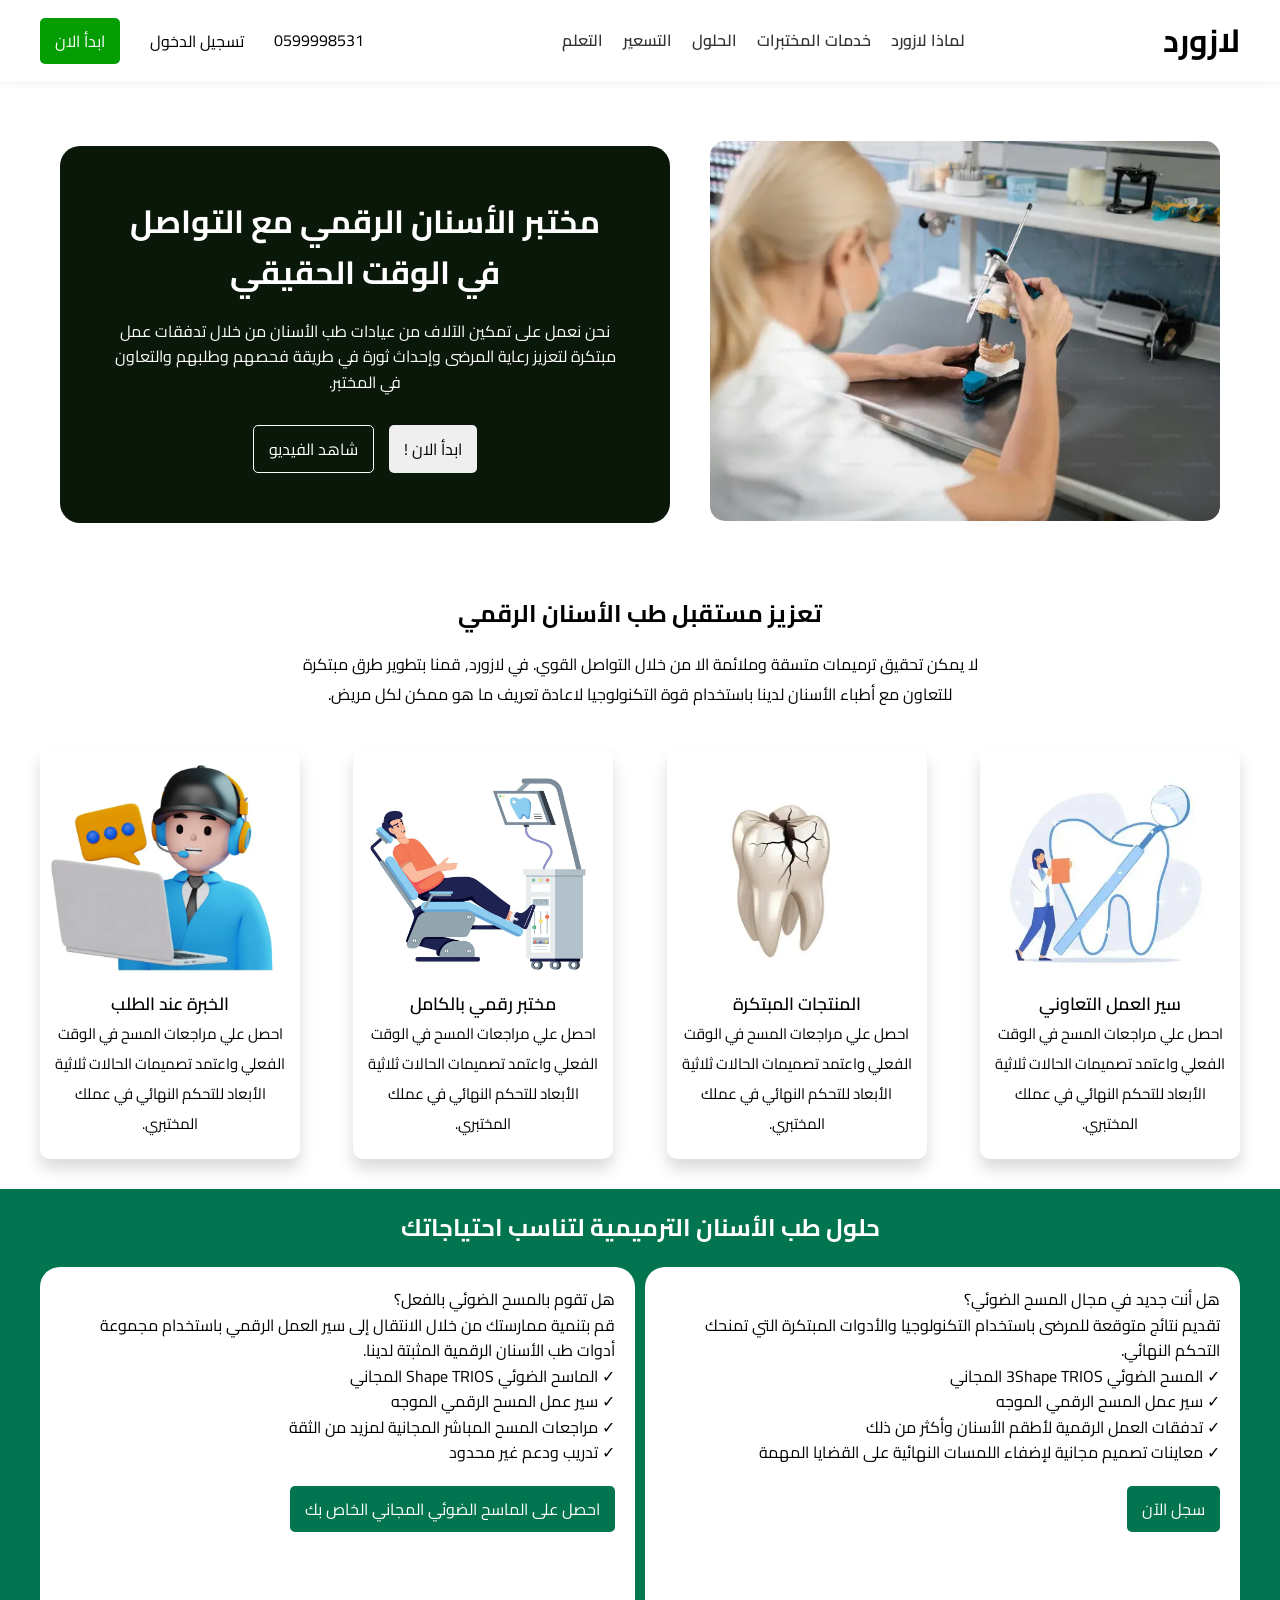
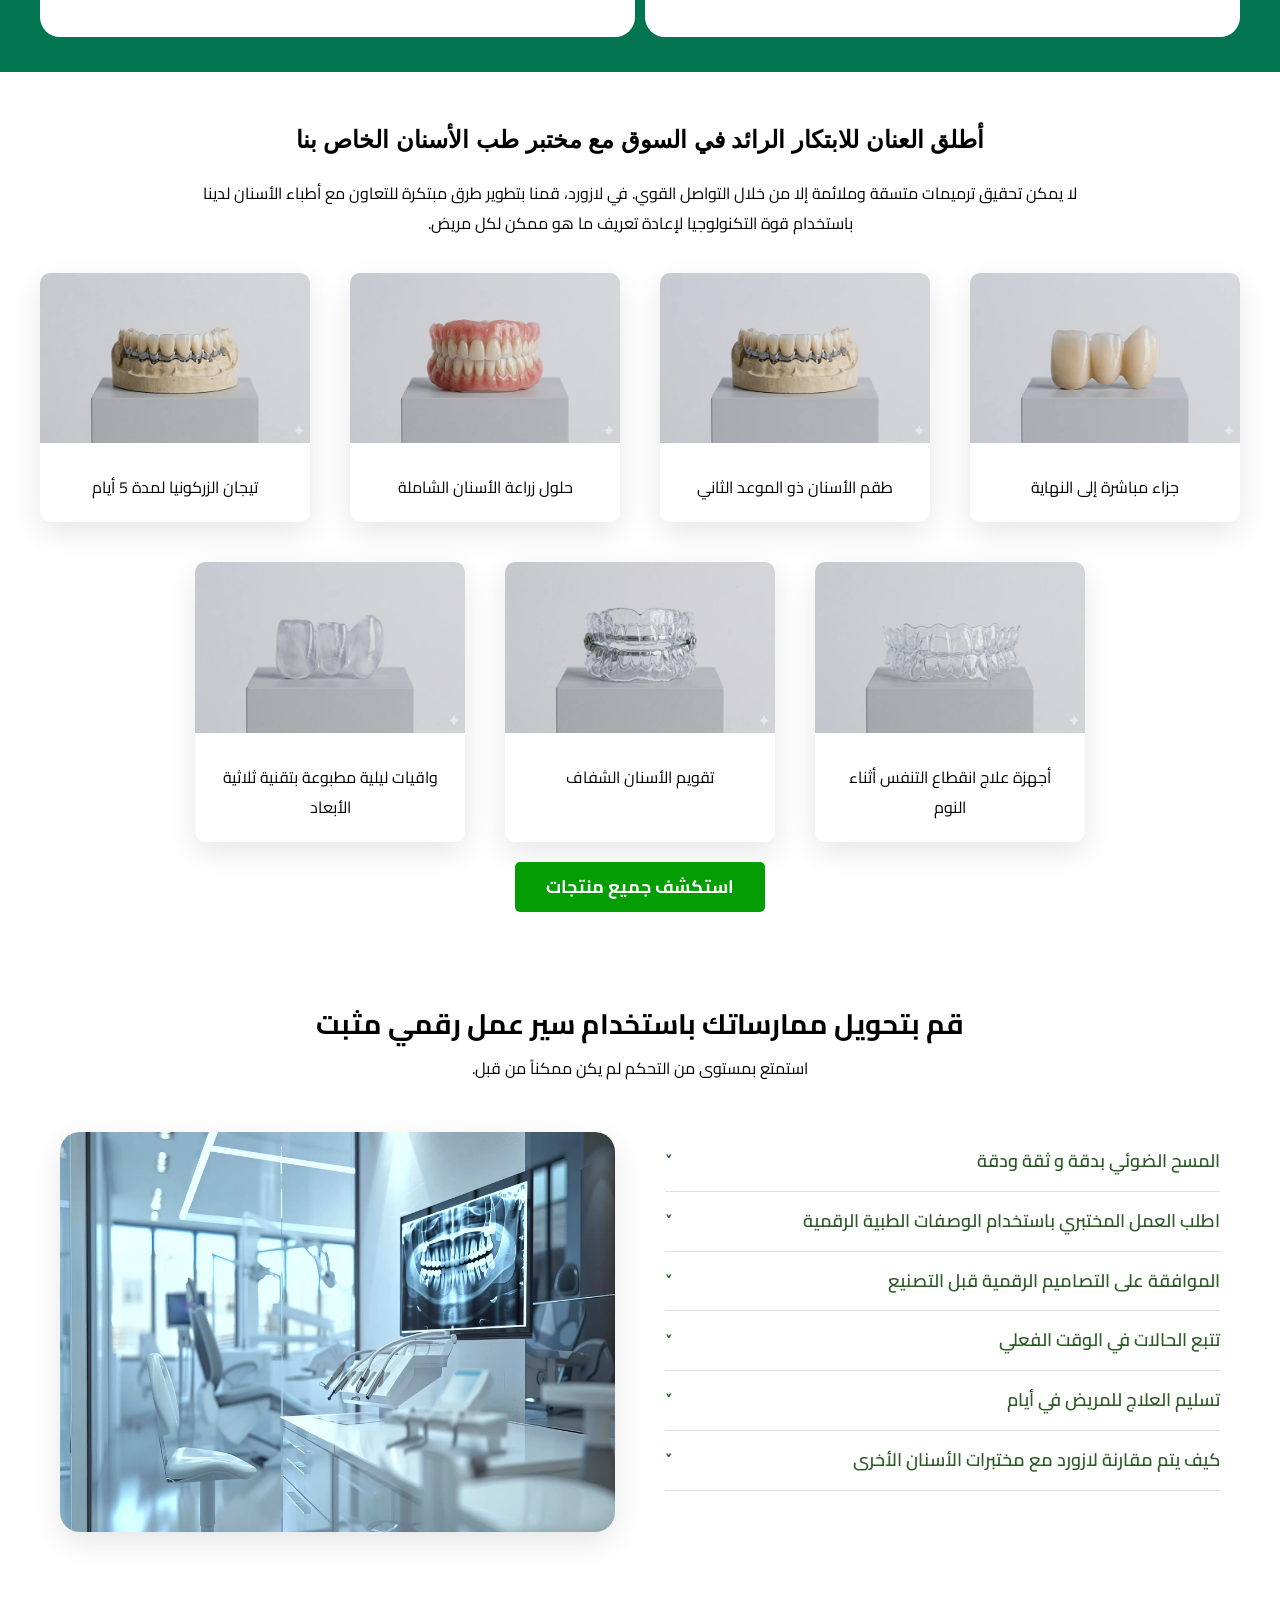
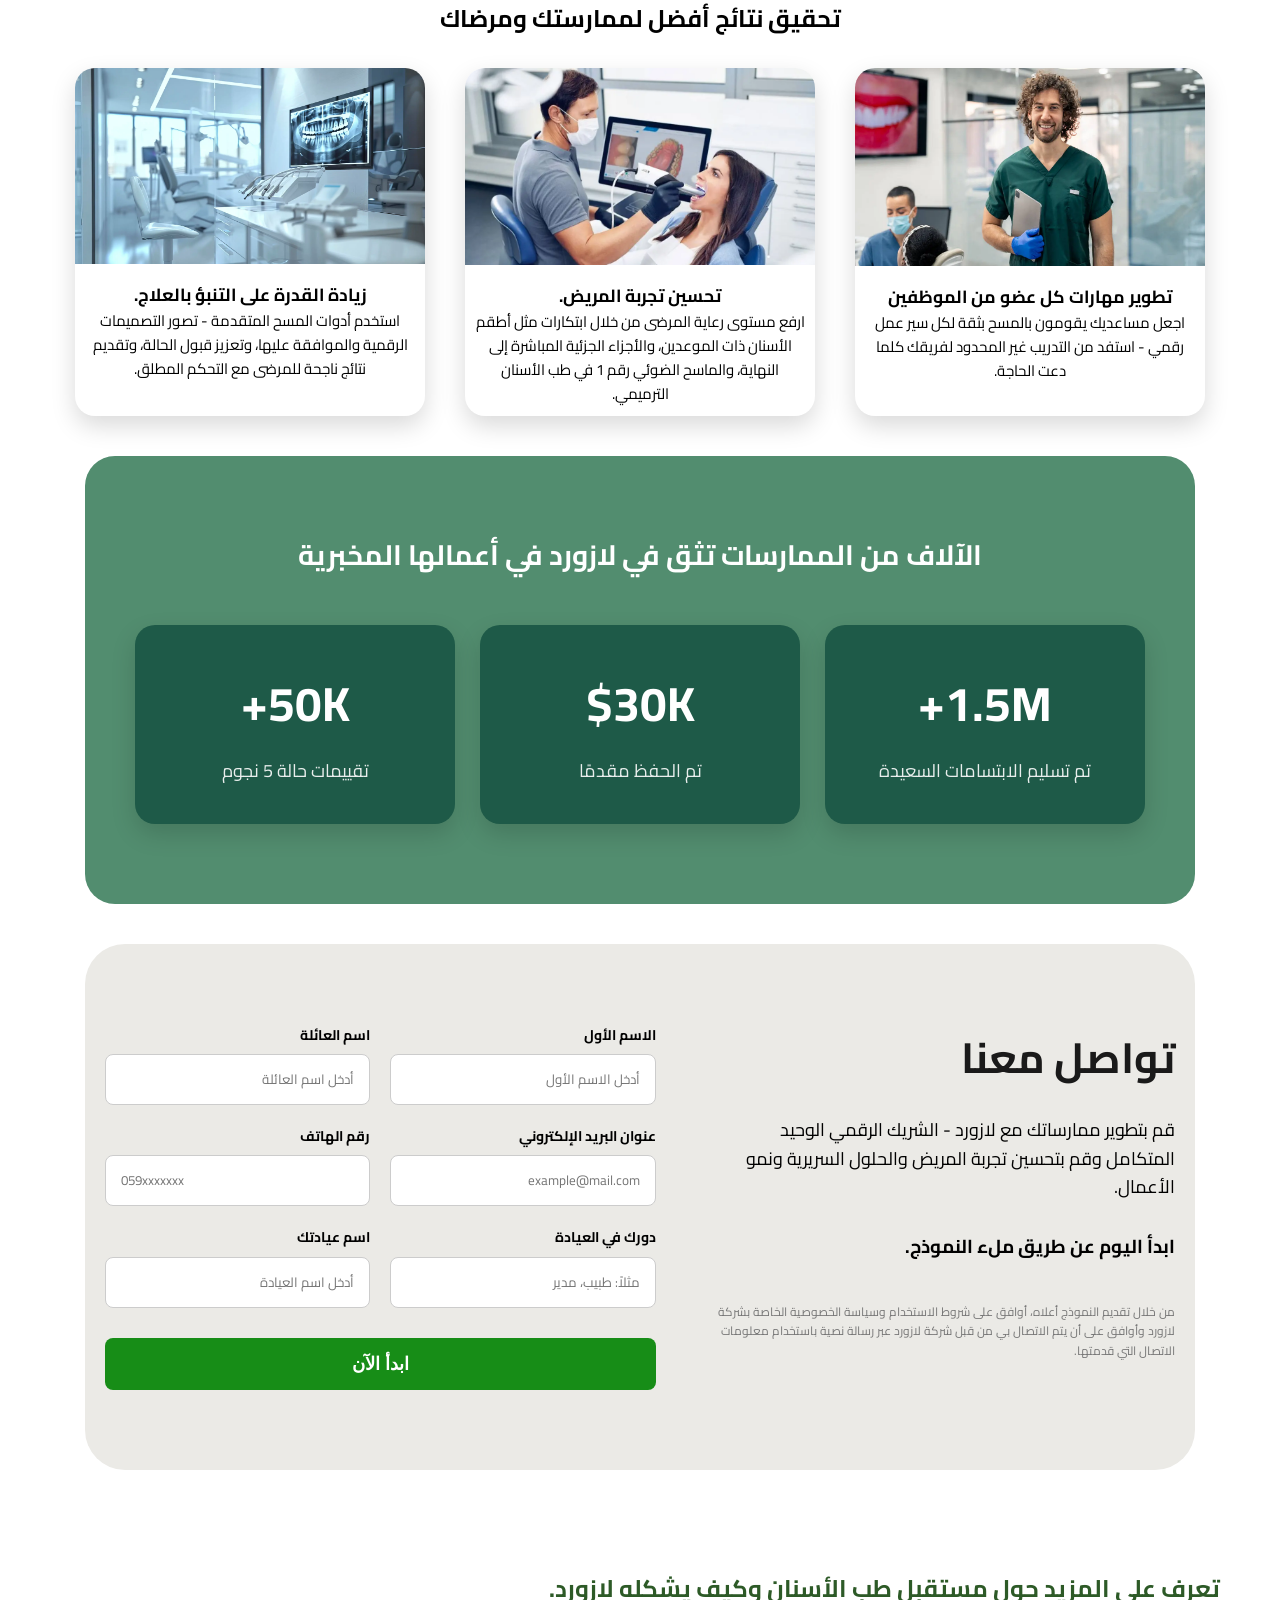
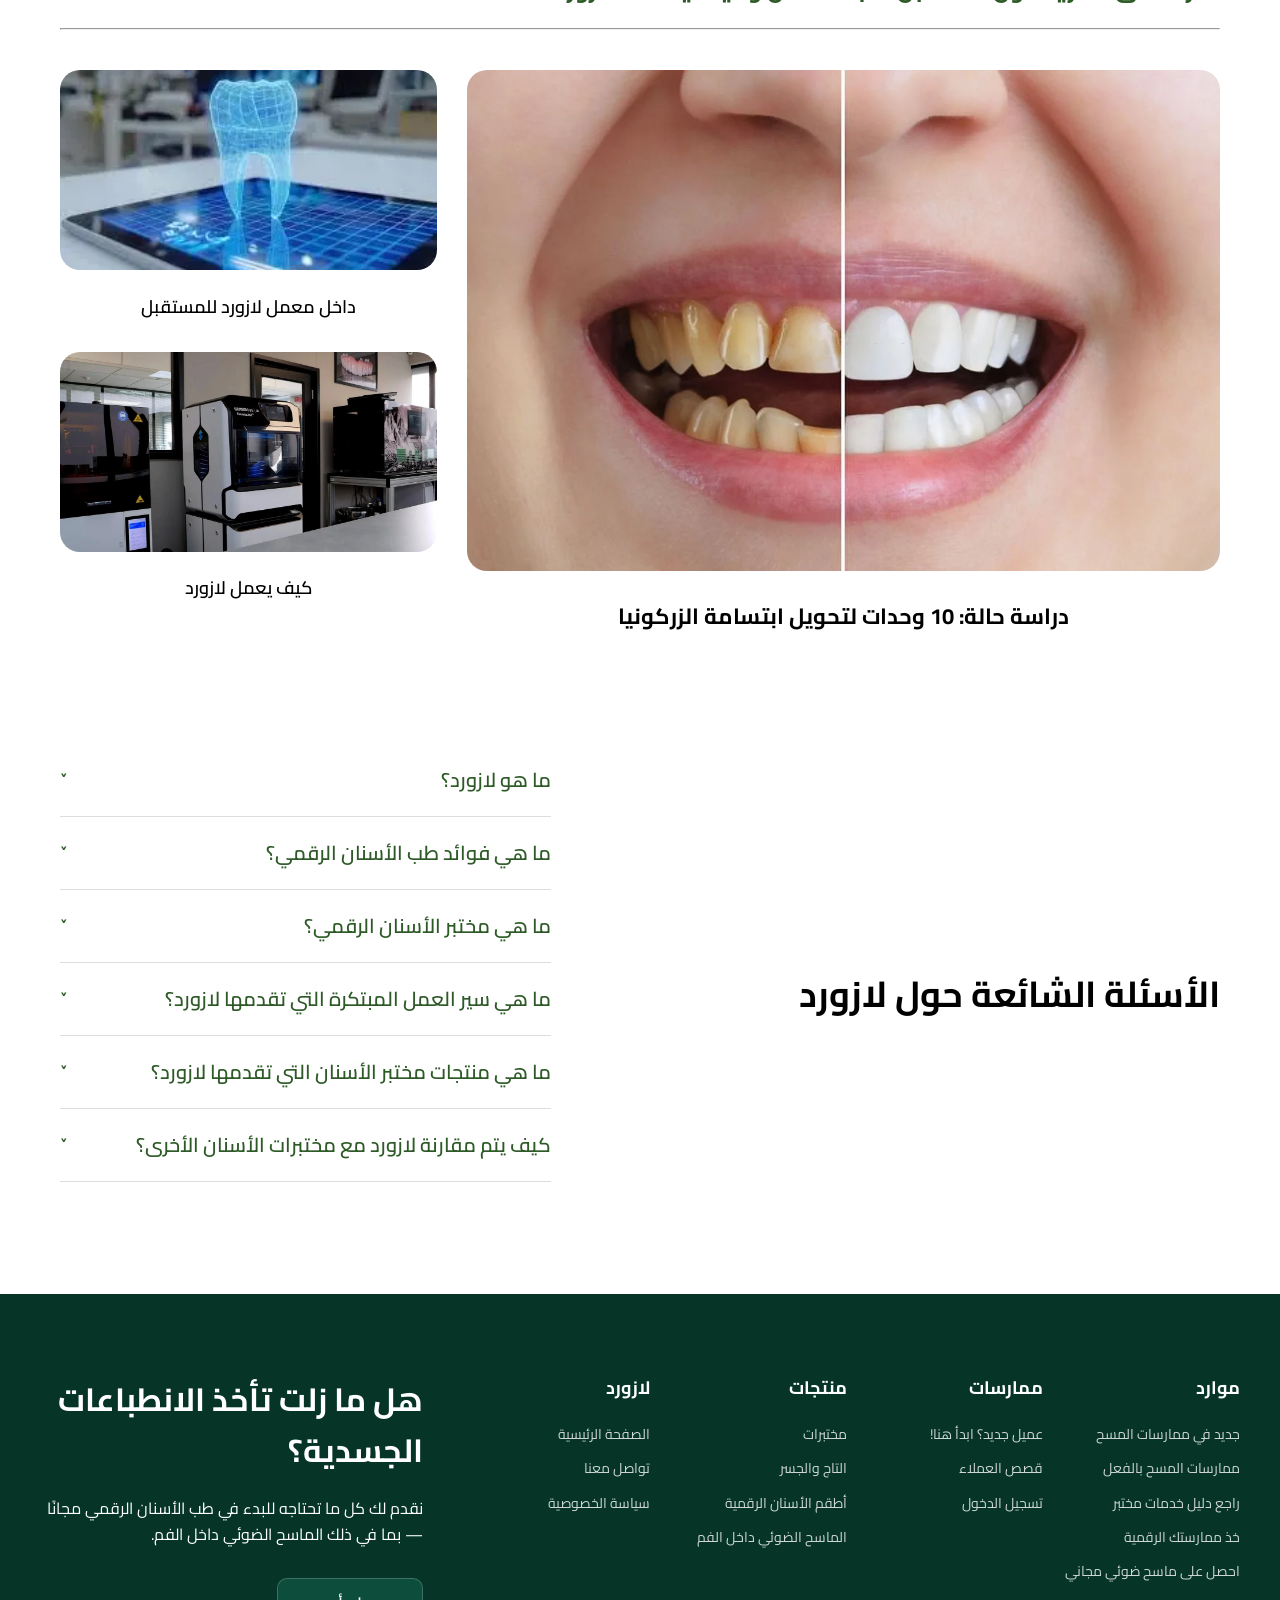
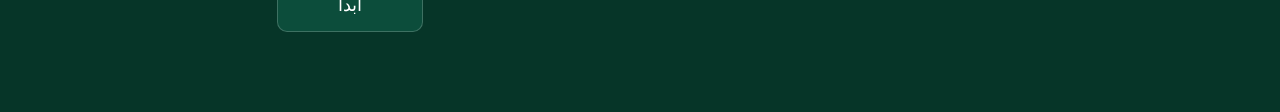
<file: index.html>
<!doctype html>
<html lang="ar" dir="rtl">
  <head>
    <meta charset="UTF-8" />
    <meta name="viewport" content="width=device-width, initial-scale=1.0" />
    <title>لازورد - مختبر الأسنان الرقمي</title>
    <link rel="icon" type="image/png" href="assets/teeth_002.webp" />
    <link rel="stylesheet" href="./styles/style.css" />
  </head>
  <body>
    <header>
      <div class="container header-content">
        <h1><a href="./index.html">لازورد</a></h1>

        <nav class="main-nav" id="mainNav">
          <ul class="nav-links">
            <li><a href="./why_lazord.html">لماذا لازورد</a></li>
            <li><a href="./lab_services.html">خدمات المختبرات</a></li>
            <li><a href="./solutions.html">الحلول</a></li>
            <li><a href="./pricing.html">التسعير</a></li>
            <li><a href="./learning.html">التعلم</a></li>
          </ul>
        </nav>

        <div class="info-header">
          <p class="connect-header">0599998531</p>
          <button class="login btn">تسجيل الدخول</button>
          <button class="start-now btn">ابدأ الان</button>
        </div>

        <button class="menu-toggle" id="menuBtn">☰</button>
      </div>
    </header>
    <!-----------------Hero Section-------------------->
    <section class="container hero-section">
      <div class="hero-image">
        <img src="./assets/hero-image.webp" alt="Dental Clinic" />
      </div>

      <div class="hero-box">
        <h2 class="hero-title">
          مختبر الأسنان الرقمي مع التواصل في الوقت الحقيقي
        </h2>
        <p class="hero-text">
          نحن نعمل على تمكين الآلاف من عيادات طب الأسنان من خلال تدفقات عمل
          مبتكرة لتعزيز رعاية المرضى وإحداث ثورة في طريقة فحصهم وطلبهم والتعاون
          في المختبر.
        </p>

        <div class="hero-actions">
          <button class="hero-btn btn">ابدأ الان !</button>
          <button class="hero-btn btn btn-outline">شاهد الفيديو</button>
        </div>
      </div>
    </section>
    <!-----------------Services------------------------->
    <section class="container services">
      <h2 class="title-services">تعزيز مستقبل طب الأسنان الرقمي</h2>
      <p class="text-services">
        لا يمكن تحقيق ترميمات متسقة وملائمة الا من خلال التواصل القوي. في
        لازورد, قمنا بتطوير طرق مبتكرة للتعاون مع أطباء الأسنان لدينا باستخدام
        قوة التكنولوجيا لاعادة تعريف ما هو ممكن لكل مريض.
      </p>
      <div class="services-card">
        <div class="card">
          <img
            class="image-cardServices"
            src="./assets/services/digital-dentistry.webp"
            alt=""
          />
          <h3 class="title-card">سير العمل التعاوني</h3>
          <p class="text-card">
            احصل علي مراجعات المسح في الوقت الفعلي واعتمد تصميمات الحالات ثلاثية
            الأبعاد للتحكم النهائي في عملك المختبري.
          </p>
        </div>

        <div class="card">
          <img
            class="image-cardServices"
            src="./assets/services/dental-prosthetics.webp"
            alt=""
          />
          <h3 class="title-card">المنتجات المبتكرة</h3>
          <p class="text-card">
            احصل علي مراجعات المسح في الوقت الفعلي واعتمد تصميمات الحالات ثلاثية
            الأبعاد للتحكم النهائي في عملك المختبري.
          </p>
        </div>

        <div class="card">
          <img
            class="image-cardServices"
            src="./assets/services/dental-scanner.webp"
            alt=""
          />
          <h3 class="title-card">مختبر رقمي بالكامل</h3>
          <p class="text-card">
            احصل علي مراجعات المسح في الوقت الفعلي واعتمد تصميمات الحالات ثلاثية
            الأبعاد للتحكم النهائي في عملك المختبري.
          </p>
        </div>

        <div class="card">
          <img
            class="image-cardServices"
            src="./assets/services/customer-support.webp"
            alt=""
          />
          <h3 class="title-card">الخبرة عند الطلب</h3>
          <p class="text-card">
            احصل علي مراجعات المسح في الوقت الفعلي واعتمد تصميمات الحالات ثلاثية
            الأبعاد للتحكم النهائي في عملك المختبري.
          </p>
        </div>
      </div>
    </section>
    <!-----------------Dental Solutions------------------------------->
    <section class="dental-solutions">
      <h2 class="solutions-title">
        حلول طب الأسنان الترميمية لتناسب احتياجاتك
      </h2>
      <div class="container-solutions">
        <div class="solutions">
          <p>هل أنت جديد في مجال المسح الضوئي؟</p>
          <p>
            تقديم نتائج متوقعة للمرضى باستخدام التكنولوجيا والأدوات المبتكرة
            التي تمنحك التحكم النهائي.
          </p>
          <ul>
            <li>✓ المسح الضوئي 3Shape TRIOS المجاني</li>
            <li>✓ سير عمل المسح الرقمي الموجه</li>

            <li>✓ تدفقات العمل الرقمية لأطقم الأسنان وأكثر من ذلك</li>
            <li>
              ✓ معاينات تصميم مجانية لإضفاء اللمسات النهائية على القضايا المهمة
            </li>
          </ul>
          <button class="btn solution-btn">سجل الآن</button>
        </div>

        <div class="solutions">
          <p>هل تقوم بالمسح الضوئي بالفعل؟</p>
          <p>
            قم بتنمية ممارستك من خلال الانتقال إلى سير العمل الرقمي باستخدام
            مجموعة أدوات طب الأسنان الرقمية المثبتة لدينا.
          </p>

          <ul>
            <li>✓ الماسح الضوئي Shape TRIOS المجاني</li>
            <li>✓ سير عمل المسح الرقمي الموجه</li>
            <li>✓ مراجعات المسح المباشر المجانية لمزيد من الثقة</li>
            <li>✓ تدريب ودعم غير محدود</li>
          </ul>
          <button class="btn solution-btn">
            احصل على الماسح الضوئي المجاني الخاص بك
          </button>
        </div>
      </div>

      <div></div>
    </section>
    <!-----------------Dlaboratory Products--------------------------->
    <section class="container dlaboratory-products">
      <h2 class="product-title">
        أطلق العنان للابتكار الرائد في السوق مع مختبر طب الأسنان الخاص بنا
      </h2>
      <p class="product-text">
        لا يمكن تحقيق ترميمات متسقة وملائمة إلا من خلال التواصل القوي. في
        لازورد، قمنا بتطوير طرق مبتكرة للتعاون مع أطباء الأسنان لدينا باستخدام
        قوة التكنولوجيا لإعادة تعريف ما هو ممكن لكل مريض.
      </p>

      <div class="all-products">
        <div class="product-dental">
          <img
            class="products-image"
            src="./assets/all-products/zirconia-rowns_1.webp"
            alt=""
          />
          <p class="products-text">جزاء مباشرة إلى النهاية</p>
        </div>

        <div class="product-dental">
          <img
            class="products-image"
            src="./assets/all-products/implant-solutions_2.webp"
            alt=""
          />
          <p class="products-text">طقم الأسنان ذو الموعد الثاني</p>
        </div>

        <div class="product-dental">
          <img
            class="products-image"
            src="./assets/all-products/two-appointment-denture_3.webp"
            alt=""
          />
          <p class="products-text">حلول زراعة الأسنان الشاملة</p>
        </div>

        <div class="product-dental">
          <img
            class="products-image"
            src="./assets/all-products/direct-to-end-parts-4.webp"
            alt=""
          />
          <p class="products-text">تيجان الزركونيا لمدة 5 أيام</p>
        </div>

        <div class="product-dental">
          <img
            class="products-image"
            src="./assets/all-products/clear-aligner-5.webp"
            alt=""
          />
          <p class="products-text">أجهزة علاج انقطاع التنفس أثناء النوم</p>
        </div>

        <div class="product-dental">
          <img
            class="products-image"
            src="./assets/all-products/sleep-apnea-appliances_6.webp"
            alt=""
          />
          <p class="products-text">تقويم الأسنان الشفاف</p>
        </div>

        <div class="product-dental">
          <img
            class="products-image"
            src="./assets/all-products/3d-printed-night-guards7.webp"
            alt=""
          />
          <p class="products-text">واقيات ليلية مطبوعة بتقنية ثلاثية الأبعاد</p>
        </div>
      </div>
      <button class="btn btn-products">استكشف جميع منتجات المختبر</button>
    </section>

    <!----------------transformation section--------------------------------------------------->
    <section class="transformation-section container">
      <div class="section-header">
        <h2>قم بتحويل ممارساتك باستخدام سير عمل رقمي مثبت</h2>
        <p>استمتع بمستوى من التحكم لم يكن ممكناً من قبل.</p>
      </div>

      <div class="transformation-content">
        <div class="accordion-container">
          <details>
            <summary>المسح الضوئي بدقة و ثقة ودقة</summary>
            <div class="details-content">
              <p>
                هنا يمكنك إضافة شرح مفصل حول تقنيات المسح الضوئي المستخدمة في
                لازورد.
              </p>
            </div>
          </details>

          <details>
            <summary>
              اطلب العمل المختبري باستخدام الوصفات الطبية الرقمية
            </summary>
            <div class="details-content">
              <p>
                تفاصيل حول كيفية إرسال الطلبات والمواصفات رقمياً لضمان السرعة.
              </p>
            </div>
          </details>

          <details>
            <summary>الموافقة على التصاميم الرقمية قبل التصنيع</summary>
            <div class="details-content">
              <p>
                شرح لعملية مراجعة التصميم ثلاثي الأبعاد واعتماده من قبل الطبيب.
              </p>
            </div>
          </details>

          <details>
            <summary>تتبع الحالات في الوقت الفعلي</summary>
            <div class="details-content">
              <p>نظام تتبع ذكي يتيح لك معرفة مرحلة تصنيع الحالة لحظة بلحظة.</p>
            </div>
          </details>

          <details>
            <summary>تسليم العلاج للمريض في أيام</summary>
            <div class="details-content">
              <p>التزامنا بتقليص مدة الانتظار لتوفير أفضل تجربة للمريض.</p>
            </div>
          </details>

          <details>
            <summary>كيف يتم مقارنة لازورد مع مختبرات الأسنان الأخرى</summary>
            <div class="details-content">
              <p>مقارنة توضح تفوق خدماتنا الرقمية من حيث الدقة والسرعة.</p>
            </div>
          </details>
        </div>

        <div class="transformation-image">
          <img src="./assets/image-1.webp" alt="طبيب يراجع أشعة رقمية" />
        </div>
      </div>
    </section>
    <!-----------------better results-------------------------------------------------->
    <section class="container better-results">
      <h2 class="results-title">تحقيق نتائج أفضل لممارستك ومرضاك</h2>

      <div class="container-results">
        <div class="results">
          <img class="results-image" src="./assets/image-4.webp" alt="" />

          <div class="better-results-text">
            <h3 class="">تطوير مهارات كل عضو من الموظفين</h3>
            <p>
              اجعل مساعديك يقومون بالمسح بثقة لكل سير عمل رقمي - استفد من
              التدريب غير المحدود لفريقك كلما دعت الحاجة.
            </p>
          </div>
        </div>

        <div class="results">
          <img class="results-image" src="./assets/image-2.webp" alt="" />

          <div class="better-results-text">
            <h3>تحسين تجربة المريض.</h3>
            <p>
              ارفع مستوى رعاية المرضى من خلال ابتكارات مثل أطقم الأسنان ذات
              الموعدين، والأجزاء الجزئية المباشرة إلى النهاية، والماسح الضوئي
              رقم 1 في طب الأسنان الترميمي.
            </p>
          </div>
        </div>

        <div class="results">
          <img class="results-image" src="./assets/image-1.webp" alt="" />

          <div class="better-results-text">
            <h3>زيادة القدرة على التنبؤ بالعلاج.</h3>
            <p>
              استخدم أدوات المسح المتقدمة - تصور التصميمات الرقمية والموافقة
              عليها، وتعزيز قبول الحالة، وتقديم نتائج ناجحة للمرضى مع التحكم
              المطلق.
            </p>
          </div>
        </div>
      </div>
    </section>
    <!----------------stats section--------------------------------------------------->

    <section class="stats-section">
      <div class="container">
        <h2 class="stats-title">
          الآلاف من الممارسات تثق في لازورد في أعمالها المخبرية
        </h2>

        <div class="stats-grid">
          <div class="stat-card">
            <h3 class="stat-number">1.5M+</h3>
            <p class="stat-text">تم تسليم الابتسامات السعيدة</p>
          </div>

          <div class="stat-card">
            <h3 class="stat-number">$30K</h3>
            <p class="stat-text">تم الحفظ مقدمًا</p>
          </div>

          <div class="stat-card">
            <h3 class="stat-number">50K+</h3>
            <p class="stat-text">تقييمات حالة 5 نجوم</p>
          </div>
        </div>
      </div>
    </section>
    <!-----------------contact-section-------------------------------------------------->

    <section class="contact-section">
      <div class="container contact-wrapper">
        <div class="contact-info">
          <h2>تواصل معنا</h2>
          <p>
            قم بتطوير ممارساتك مع لازورد - الشريك الرقمي الوحيد المتكامل وقم
            بتحسين تجربة المريض والحلول السريرية ونمو الأعمال.
          </p>
          <h3>ابدأ اليوم عن طريق ملء النموذج.</h3>
          <p class="disclaimer">
            من خلال تقديم النموذج أعلاه، أوافق على شروط الاستخدام وسياسة
            الخصوصية الخاصة بشركة لازورد وأوافق على أن يتم الاتصال بي من قبل
            شركة لازورد عبر رسالة نصية باستخدام معلومات الاتصال التي قدمتها.
          </p>
        </div>

        <form class="contact-form">
          <div class="form-grid">
            <div class="form-group">
              <label>الاسم الأول</label>
              <input type="text" placeholder="أدخل الاسم الأول" />
            </div>
            <div class="form-group">
              <label>اسم العائلة</label>
              <input type="text" placeholder="أدخل اسم العائلة" />
            </div>
            <div class="form-group">
              <label>عنوان البريد الإلكتروني</label>
              <input type="email" placeholder="example@mail.com" />
            </div>
            <div class="form-group">
              <label>رقم الهاتف</label>
              <input type="tel" placeholder="059xxxxxxx" />
            </div>
            <div class="form-group">
              <label>دورك في العيادة</label>
              <input type="text" placeholder="مثلاً: طبيب، مدير" />
            </div>
            <div class="form-group">
              <label>اسم عيادتك</label>
              <input type="text" placeholder="أدخل اسم العيادة" />
            </div>
          </div>
          <button type="submit" class="submit-btn">ابدأ الآن</button>
        </form>
      </div>
    </section>

    <!-- --------------insights-section------------------------------------------------------ -->
    <section class="insights-section container">
      <h2 class="main-link">
        تعرف على المزيد حول مستقبل طب الأسنان وكيف يشكله لازورد.
      </h2>
      <hr />

      <div class="insights-grid">
        <div class="case-study-card">
          <div class="image-wrapper">
            <img
              src="./assets/Dental-before-and-after.webp"
              alt="10 Unit Zirconia Transformation"
            />
          </div>
          <h3>دراسة حالة: 10 وحدات لتحويل ابتسامة الزركونيا</h3>
        </div>

        <div class="side-articles">
          <div class="article-card">
            <img
              src="./assets/dental-collaborating.webp"
              alt="Inside Lazord Lab"
            />
            <h4>داخل معمل لازورد للمستقبل</h4>
          </div>
          <div class="article-card">
            <img
              src="./assets/Bant-Dental-3D-Printer.webp"
              alt="How Lazord Works"
            />
            <h4>كيف يعمل لازورد</h4>
          </div>
        </div>
      </div>
    </section>
    <!-- --------------faq-section ------------------------------------------------------- -->
    <section class="faq-section container">
      <div class="faq-grid">
        <div class="faq-title">
          <h2>الأسئلة الشائعة حول لازورد</h2>
        </div>

        <div class="faq-accordion">
          <details>
            <summary>ما هو لازورد؟</summary>
            <p>لازورد هو شريكك الرقمي المتكامل في مجال طب الأسنان...</p>
          </details>
          <details>
            <summary>ما هي فوائد طب الأسنان الرقمي؟</summary>
            <p>
              الدقة العالية، السرعة في الإنجاز، وتحسين تجربة المريض بشكل ملحوظ.
            </p>
          </details>
          <details>
            <summary>ما هي مختبر الأسنان الرقمي؟</summary>
            <p>
              هو مختبر يعتمد بالكامل على تقنيات CAD/CAM والمسح الرقمي بدلاً من
              الطرق التقليدية.
            </p>
          </details>
          <details>
            <summary>ما هي سير العمل المبتكرة التي تقدمها لازورد؟</summary>
            <p>
              نوفر سير عمل يبدأ من المسح الضوئي المباشر وصولاً إلى التصميم
              الرقمي المعتمد.
            </p>
          </details>
          <details>
            <summary>ما هي منتجات مختبر الأسنان التي تقدمها لازورد؟</summary>
            <p>
              تيجان الزركونيا، التقويم الشفاف، حلول الزراعة، وأطقم الأسنان
              الرقمية.
            </p>
          </details>
          <details>
            <summary>كيف يتم مقارنة لازورد مع مختبرات الأسنان الأخرى؟</summary>
            <p>نتفوق بالدقة، السرعة، والدعم التقني المباشر للأطباء.</p>
          </details>
        </div>
      </div>
    </section>
    <!-- -------------------------------------------------- -->

    <footer class="main-footer">
      <div class="container footer-grid">
        <div class="footer-links">
          <div class="footer-col">
            <h4>موارد</h4>
            <ul>
              <li>جديد في ممارسات المسح</li>
              <li>ممارسات المسح بالفعل</li>
              <li>راجع دليل خدمات مختبر</li>
              <li>خذ ممارستك الرقمية</li>
              <li>احصل على ماسح ضوئي مجاني</li>
            </ul>
          </div>
          <div class="footer-col">
            <h4>ممارسات</h4>
            <ul>
              <li>عميل جديد؟ ابدأ هنا!</li>
              <li>قصص العملاء</li>
              <li>تسجيل الدخول</li>
            </ul>
          </div>
          <div class="footer-col">
            <h4>منتجات</h4>
            <ul>
              <li>مختبرات</li>
              <li>التاج والجسر</li>
              <li>أطقم الأسنان الرقمية</li>
              <li>الماسح الضوئي داخل الفم</li>
            </ul>
          </div>
          <div class="footer-col">
            <h4>لازورد</h4>
            <ul>
              <li>الصفحة الرئيسية</li>
              <li>تواصل معنا</li>
              <li>سياسة الخصوصية</li>
            </ul>
          </div>
        </div>

        <div class="footer-cta">
          <h2>هل ما زلت تأخذ الانطباعات الجسدية؟</h2>
          <p>
            نقدم لك كل ما تحتاجه للبدء في طب الأسنان الرقمي مجانًا — بما في ذلك
            الماسح الضوئي داخل الفم.
          </p>
          <button class="cta-btn">ابدأ</button>
        </div>
      </div>
    </footer>

    <script src="./scripts/script.js"></script>
  </body>
</html>
</file>
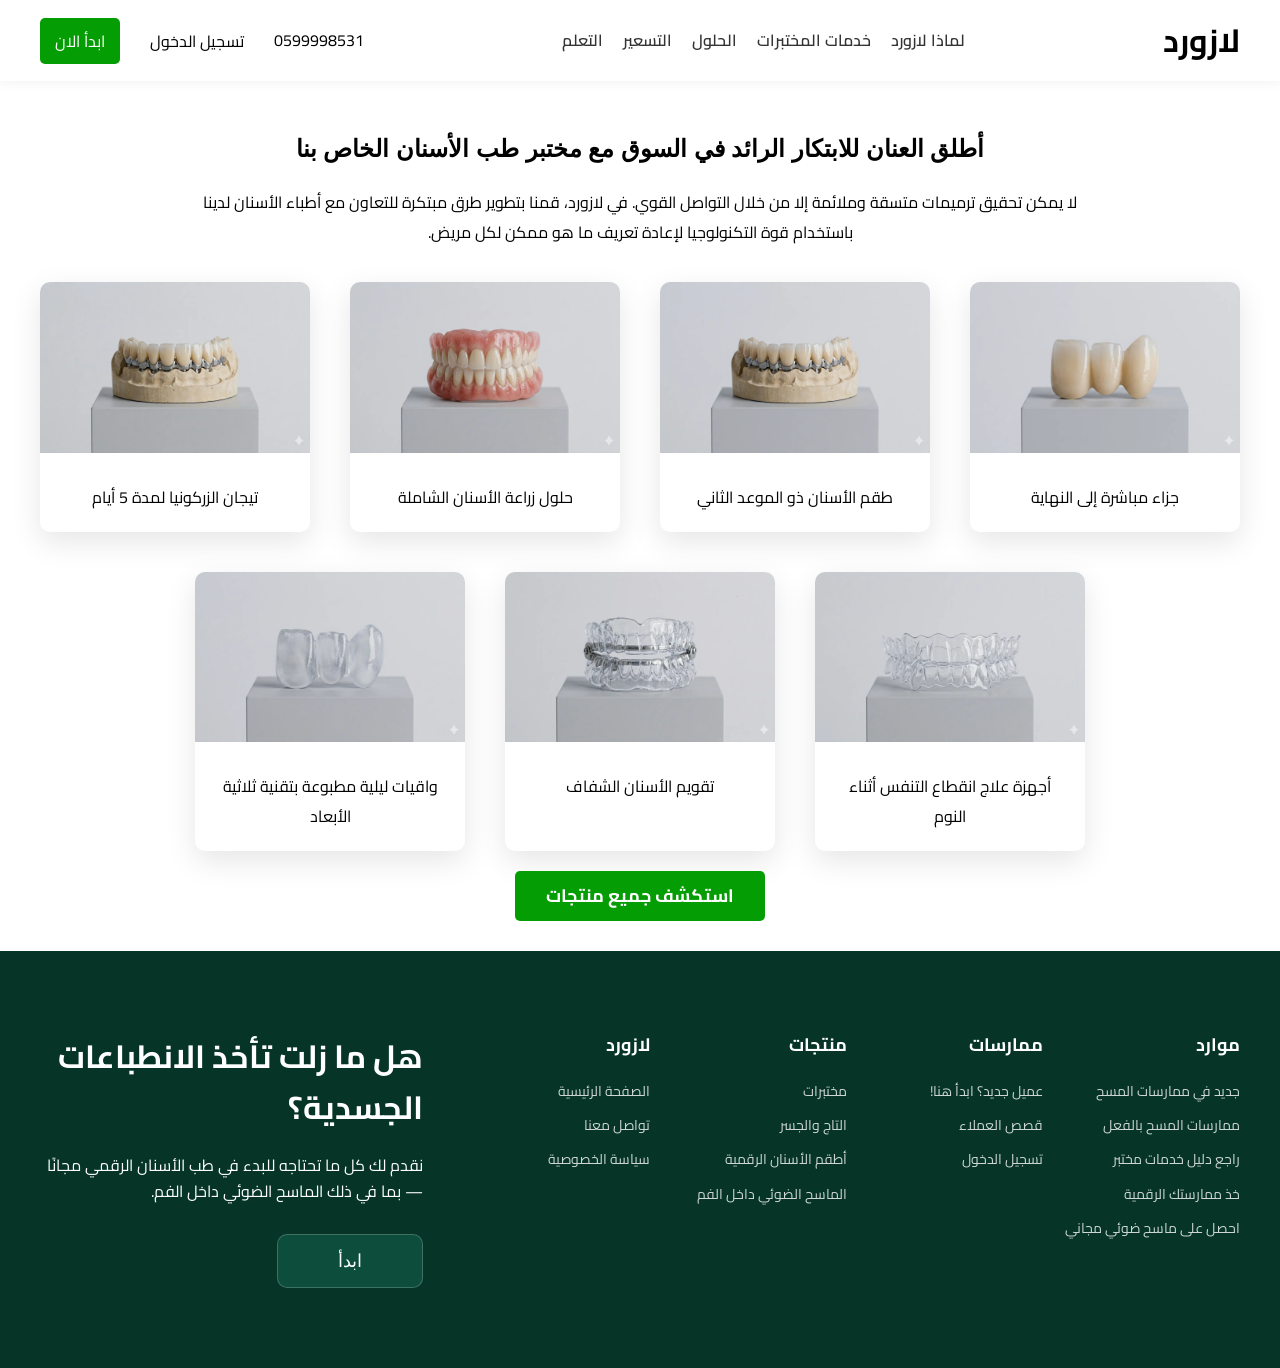
<file: lab_services.html>
<!doctype html>
<html lang="ar" dir="rtl">
  <head>
    <meta charset="UTF-8" />
    <meta name="viewport" content="width=device-width, initial-scale=1.0" />
    <title>لازورد - خدمات المختبرات المتقدمة</title>
    <link rel="icon" type="image/png" href="assets/teeth_002.png" />

    <link rel="stylesheet" href="styles/lab_services.css" />
  </head>
  <body>
    <header>
      <div class="container header-content">
        <h1><a href="./index.html">لازورد</a></h1>

        <nav class="main-nav">
          <ul class="nav-links">
            <li><a href="./why_lazord.html">لماذا لازورد</a></li>
            <li><a href="./lab_services.html">خدمات المختبرات</a></li>
            <li><a href="./solutions.html">الحلول</a></li>
            <li><a href="./pricing.html">التسعير</a></li>
            <li><a href="./learning.html">التعلم</a></li>
          </ul>
        </nav>

        <div class="info-header">
          <p class="connect-header">0599998531</p>
          <button class="login btn">تسجيل الدخول</button>
          <button class="start-now btn">ابدأ الان</button>
        </div>

        <button class="menu-toggle">☰</button>
      </div>
    </header>
    <section class="container dlaboratory-products">
      <h2 class="product-title">
        أطلق العنان للابتكار الرائد في السوق مع مختبر طب الأسنان الخاص بنا
      </h2>
      <p class="product-text">
        لا يمكن تحقيق ترميمات متسقة وملائمة إلا من خلال التواصل القوي. في
        لازورد، قمنا بتطوير طرق مبتكرة للتعاون مع أطباء الأسنان لدينا باستخدام
        قوة التكنولوجيا لإعادة تعريف ما هو ممكن لكل مريض.
      </p>

      <div class="all-products">
        <div class="product-dental">
          <img
            class="products-image"
            src="./assets/all-products/zirconia-rowns_1.webp"
            alt=""
          />
          <p class="products-text">جزاء مباشرة إلى النهاية</p>
        </div>

        <div class="product-dental">
          <img
            class="products-image"
            src="./assets/all-products/implant-solutions_2.webp"
            alt=""
          />
          <p class="products-text">طقم الأسنان ذو الموعد الثاني</p>
        </div>

        <div class="product-dental">
          <img
            class="products-image"
            src="./assets/all-products/two-appointment-denture_3.webp"
            alt=""
          />
          <p class="products-text">حلول زراعة الأسنان الشاملة</p>
        </div>

        <div class="product-dental">
          <img
            class="products-image"
            src="./assets/all-products/direct-to-end-parts-4.webp"
            alt=""
          />
          <p class="products-text">تيجان الزركونيا لمدة 5 أيام</p>
        </div>

        <div class="product-dental">
          <img
            class="products-image"
            src="./assets/all-products/clear-aligner-5.webp"
            alt=""
          />
          <p class="products-text">أجهزة علاج انقطاع التنفس أثناء النوم</p>
        </div>

        <div class="product-dental">
          <img
            class="products-image"
            src="./assets/all-products/sleep-apnea-appliances_6.webp"
            alt=""
          />
          <p class="products-text">تقويم الأسنان الشفاف</p>
        </div>

        <div class="product-dental">
          <img
            class="products-image"
            src="./assets/all-products/3d-printed-night-guards7.webp"
            alt=""
          />
          <p class="products-text">واقيات ليلية مطبوعة بتقنية ثلاثية الأبعاد</p>
        </div>
      </div>
      <button class="btn btn-products">استكشف جميع منتجات المختبر</button>
    </section>
    <footer class="main-footer">
      <div class="container footer-grid">
        <div class="footer-links">
          <div class="footer-col">
            <h4>موارد</h4>
            <ul>
              <li>جديد في ممارسات المسح</li>
              <li>ممارسات المسح بالفعل</li>
              <li>راجع دليل خدمات مختبر</li>
              <li>خذ ممارستك الرقمية</li>
              <li>احصل على ماسح ضوئي مجاني</li>
            </ul>
          </div>
          <div class="footer-col">
            <h4>ممارسات</h4>
            <ul>
              <li>عميل جديد؟ ابدأ هنا!</li>
              <li>قصص العملاء</li>
              <li>تسجيل الدخول</li>
            </ul>
          </div>
          <div class="footer-col">
            <h4>منتجات</h4>
            <ul>
              <li>مختبرات</li>
              <li>التاج والجسر</li>
              <li>أطقم الأسنان الرقمية</li>
              <li>الماسح الضوئي داخل الفم</li>
            </ul>
          </div>
          <div class="footer-col">
            <h4>لازورد</h4>
            <ul>
              <li>الصفحة الرئيسية</li>
              <li>تواصل معنا</li>
              <li>سياسة الخصوصية</li>
            </ul>
          </div>
        </div>

        <div class="footer-cta">
          <h2>هل ما زلت تأخذ الانطباعات الجسدية؟</h2>
          <p>
            نقدم لك كل ما تحتاجه للبدء في طب الأسنان الرقمي مجانًا — بما في ذلك
            الماسح الضوئي داخل الفم.
          </p>
          <button class="cta-btn">ابدأ</button>
        </div>
      </div>
    </footer>
    <script src="./scripts/script.js"></script>
  </body>
</html>
</file>
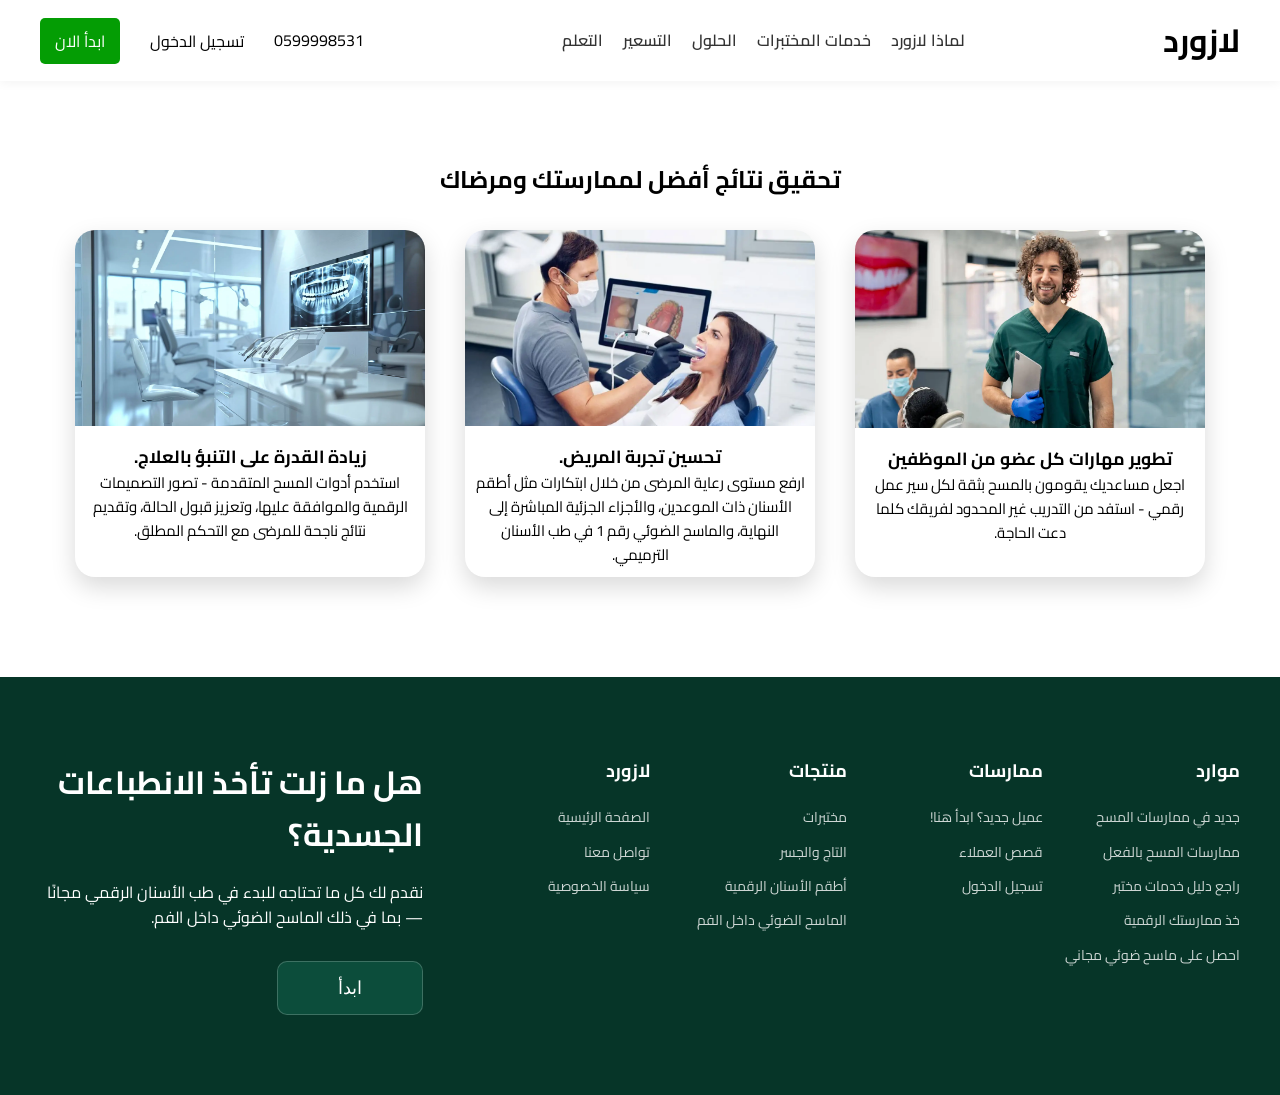
<file: learning.html>
<!doctype html>
<html lang="ar" dir="rtl">
  <head>
    <meta charset="UTF-8" />
    <meta name="viewport" content="width=device-width, initial-scale=1.0" />
    <title>لازورد - مركز التعلم والأكاديمية</title>
    <link rel="icon" type="image/png" href="assets/teeth_002.png" />
    <link rel="stylesheet" href="./styles/learning.css" />
  </head>
  <body>
    <header>
      <div class="container header-content">
        <h1><a href="./index.html">لازورد</a></h1>

        <nav class="main-nav">
          <ul class="nav-links">
            <li><a href="./why_lazord.html">لماذا لازورد</a></li>
            <li><a href="./lab_services.html">خدمات المختبرات</a></li>
            <li><a href="./solutions.html">الحلول</a></li>
            <li><a href="./pricing.html">التسعير</a></li>
            <li><a href="./learning.html">التعلم</a></li>
          </ul>
        </nav>

        <div class="info-header">
          <p class="connect-header">0599998531</p>
          <button class="login btn">تسجيل الدخول</button>
          <button class="start-now btn">ابدأ الان</button>
        </div>

        <button class="menu-toggle">☰</button>
      </div>
    </header>

    <section class="container better-results learning">
      <h2 class="results-title">تحقيق نتائج أفضل لممارستك ومرضاك</h2>

      <div class="container-results">
        <div class="results">
          <img class="results-image" src="./assets/image-4.webp" alt="" />

          <div class="better-results-text">
            <h3 class="">تطوير مهارات كل عضو من الموظفين</h3>
            <p>
              اجعل مساعديك يقومون بالمسح بثقة لكل سير عمل رقمي - استفد من
              التدريب غير المحدود لفريقك كلما دعت الحاجة.
            </p>
          </div>
        </div>

        <div class="results">
          <img class="results-image" src="./assets/image-2.webp" alt="" />

          <div class="better-results-text">
            <h3>تحسين تجربة المريض.</h3>
            <p>
              ارفع مستوى رعاية المرضى من خلال ابتكارات مثل أطقم الأسنان ذات
              الموعدين، والأجزاء الجزئية المباشرة إلى النهاية، والماسح الضوئي
              رقم 1 في طب الأسنان الترميمي.
            </p>
          </div>
        </div>

        <div class="results">
          <img class="results-image" src="./assets/image-1.webp" alt="" />

          <div class="better-results-text">
            <h3>زيادة القدرة على التنبؤ بالعلاج.</h3>
            <p>
              استخدم أدوات المسح المتقدمة - تصور التصميمات الرقمية والموافقة
              عليها، وتعزيز قبول الحالة، وتقديم نتائج ناجحة للمرضى مع التحكم
              المطلق.
            </p>
          </div>
        </div>
      </div>
    </section>

    <footer class="main-footer">
      <div class="container footer-grid">
        <div class="footer-links">
          <div class="footer-col">
            <h4>موارد</h4>
            <ul>
              <li>جديد في ممارسات المسح</li>
              <li>ممارسات المسح بالفعل</li>
              <li>راجع دليل خدمات مختبر</li>
              <li>خذ ممارستك الرقمية</li>
              <li>احصل على ماسح ضوئي مجاني</li>
            </ul>
          </div>
          <div class="footer-col">
            <h4>ممارسات</h4>
            <ul>
              <li>عميل جديد؟ ابدأ هنا!</li>
              <li>قصص العملاء</li>
              <li>تسجيل الدخول</li>
            </ul>
          </div>
          <div class="footer-col">
            <h4>منتجات</h4>
            <ul>
              <li>مختبرات</li>
              <li>التاج والجسر</li>
              <li>أطقم الأسنان الرقمية</li>
              <li>الماسح الضوئي داخل الفم</li>
            </ul>
          </div>
          <div class="footer-col">
            <h4>لازورد</h4>
            <ul>
              <li>الصفحة الرئيسية</li>
              <li>تواصل معنا</li>
              <li>سياسة الخصوصية</li>
            </ul>
          </div>
        </div>

        <div class="footer-cta">
          <h2>هل ما زلت تأخذ الانطباعات الجسدية؟</h2>
          <p>
            نقدم لك كل ما تحتاجه للبدء في طب الأسنان الرقمي مجانًا — بما في ذلك
            الماسح الضوئي داخل الفم.
          </p>
          <button class="cta-btn">ابدأ</button>
        </div>
      </div>
    </footer>
    <script src="./scripts/script.js"></script>
  </body>
</html>
</file>
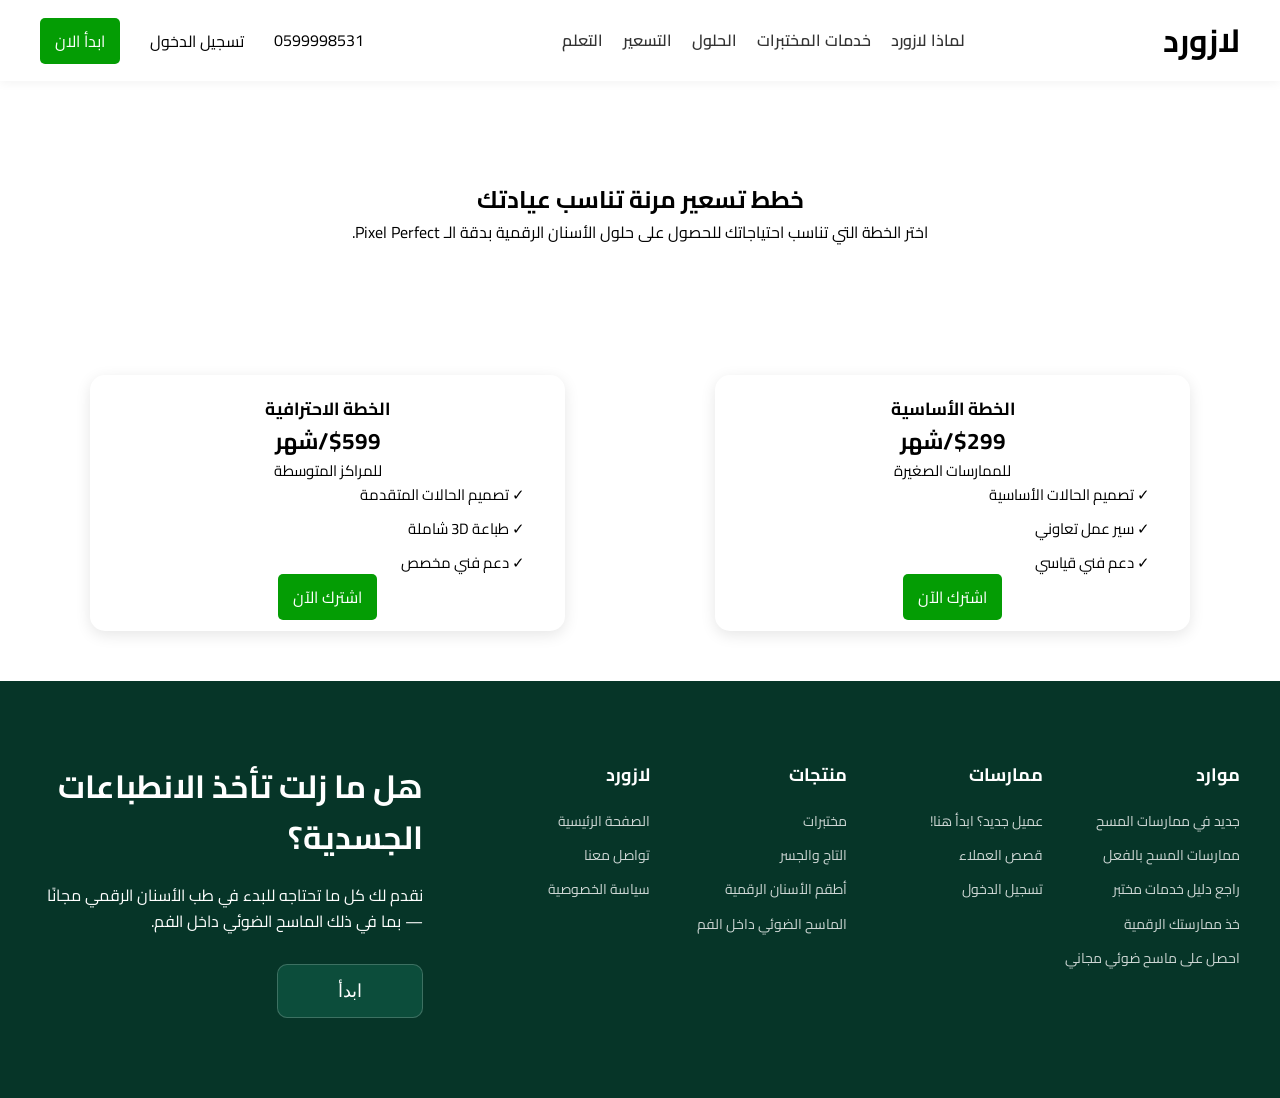
<file: pricing.html>
<!doctype html>
<html lang="ar" dir="rtl">
  <head>
    <meta charset="UTF-8" />
    <meta name="viewport" content="width=device-width, initial-scale=1.0" />
    <title>لازورد - خطط التسعير المرنة</title>
    <link rel="icon" type="image/png" href="assets/teeth_002.png" />
    <link rel="stylesheet" href="./styles/pricing.css" />
  </head>
  <body>
    <header>
      <div class="container header-content">
        <h1><a href="./index.html">لازورد</a></h1>

        <nav class="main-nav">
          <ul class="nav-links">
            <li><a href="./why_lazord.html">لماذا لازورد</a></li>
            <li><a href="./lab_services.html">خدمات المختبرات</a></li>
            <li><a href="./solutions.html">الحلول</a></li>
            <li><a href="./pricing.html">التسعير</a></li>
            <li><a href="./learning.html">التعلم</a></li>
          </ul>
        </nav>

        <div class="info-header">
          <p class="connect-header">0599998531</p>
          <button class="login btn">تسجيل الدخول</button>
          <button class="start-now btn">ابدأ الان</button>
        </div>

        <button class="menu-toggle">☰</button>
      </div>
    </header>

    <section class="hero container">
      <h1>خطط تسعير مرنة تناسب عيادتك</h1>
      <p>
        اختر الخطة التي تناسب احتياجاتك للحصول على حلول الأسنان الرقمية بدقة الـ
        Pixel Perfect.
      </p>
    </section>

    <section class="container">
      <div class="grid">
        <div class="card" style="border: 2px solid var(--accent-green)">
          <h3>الخطة الأساسية</h3>
          <h2>$299<span>/شهر</span></h2>
          <p>للممارسات الصغيرة</p>
          <ul style="text-align: right; padding-right: 20px">
            <li>✓ تصميم الحالات الأساسية</li>
            <li>✓ سير عمل تعاوني</li>
            <li>✓ دعم فني قياسي</li>
          </ul>
          <a href="#" class="btn btn-start">اشترك الآن</a>
        </div>
        <div class="card">
          <h3>الخطة الاحترافية</h3>
          <h2>$599<span>/شهر</span></h2>
          <p>للمراكز المتوسطة</p>
          <ul style="text-align: right; padding-right: 20px">
            <li>✓ تصميم الحالات المتقدمة</li>
            <li>✓ طباعة 3D شاملة</li>
            <li>✓ دعم فني مخصص</li>
          </ul>
          <a href="#" class="btn btn-start">اشترك الآن</a>
        </div>
      </div>
    </section>

    <footer class="main-footer">
      <div class="container footer-grid">
        <div class="footer-links">
          <div class="footer-col">
            <h4>موارد</h4>
            <ul>
              <li>جديد في ممارسات المسح</li>
              <li>ممارسات المسح بالفعل</li>
              <li>راجع دليل خدمات مختبر</li>
              <li>خذ ممارستك الرقمية</li>
              <li>احصل على ماسح ضوئي مجاني</li>
            </ul>
          </div>
          <div class="footer-col">
            <h4>ممارسات</h4>
            <ul>
              <li>عميل جديد؟ ابدأ هنا!</li>
              <li>قصص العملاء</li>
              <li>تسجيل الدخول</li>
            </ul>
          </div>
          <div class="footer-col">
            <h4>منتجات</h4>
            <ul>
              <li>مختبرات</li>
              <li>التاج والجسر</li>
              <li>أطقم الأسنان الرقمية</li>
              <li>الماسح الضوئي داخل الفم</li>
            </ul>
          </div>
          <div class="footer-col">
            <h4>لازورد</h4>
            <ul>
              <li>الصفحة الرئيسية</li>
              <li>تواصل معنا</li>
              <li>سياسة الخصوصية</li>
            </ul>
          </div>
        </div>

        <div class="footer-cta">
          <h2>هل ما زلت تأخذ الانطباعات الجسدية؟</h2>
          <p>
            نقدم لك كل ما تحتاجه للبدء في طب الأسنان الرقمي مجانًا — بما في ذلك
            الماسح الضوئي داخل الفم.
          </p>
          <button class="cta-btn">ابدأ</button>
        </div>
      </div>
    </footer>
    <script src="./scripts/script.js"></script>
  </body>
</html>
</file>
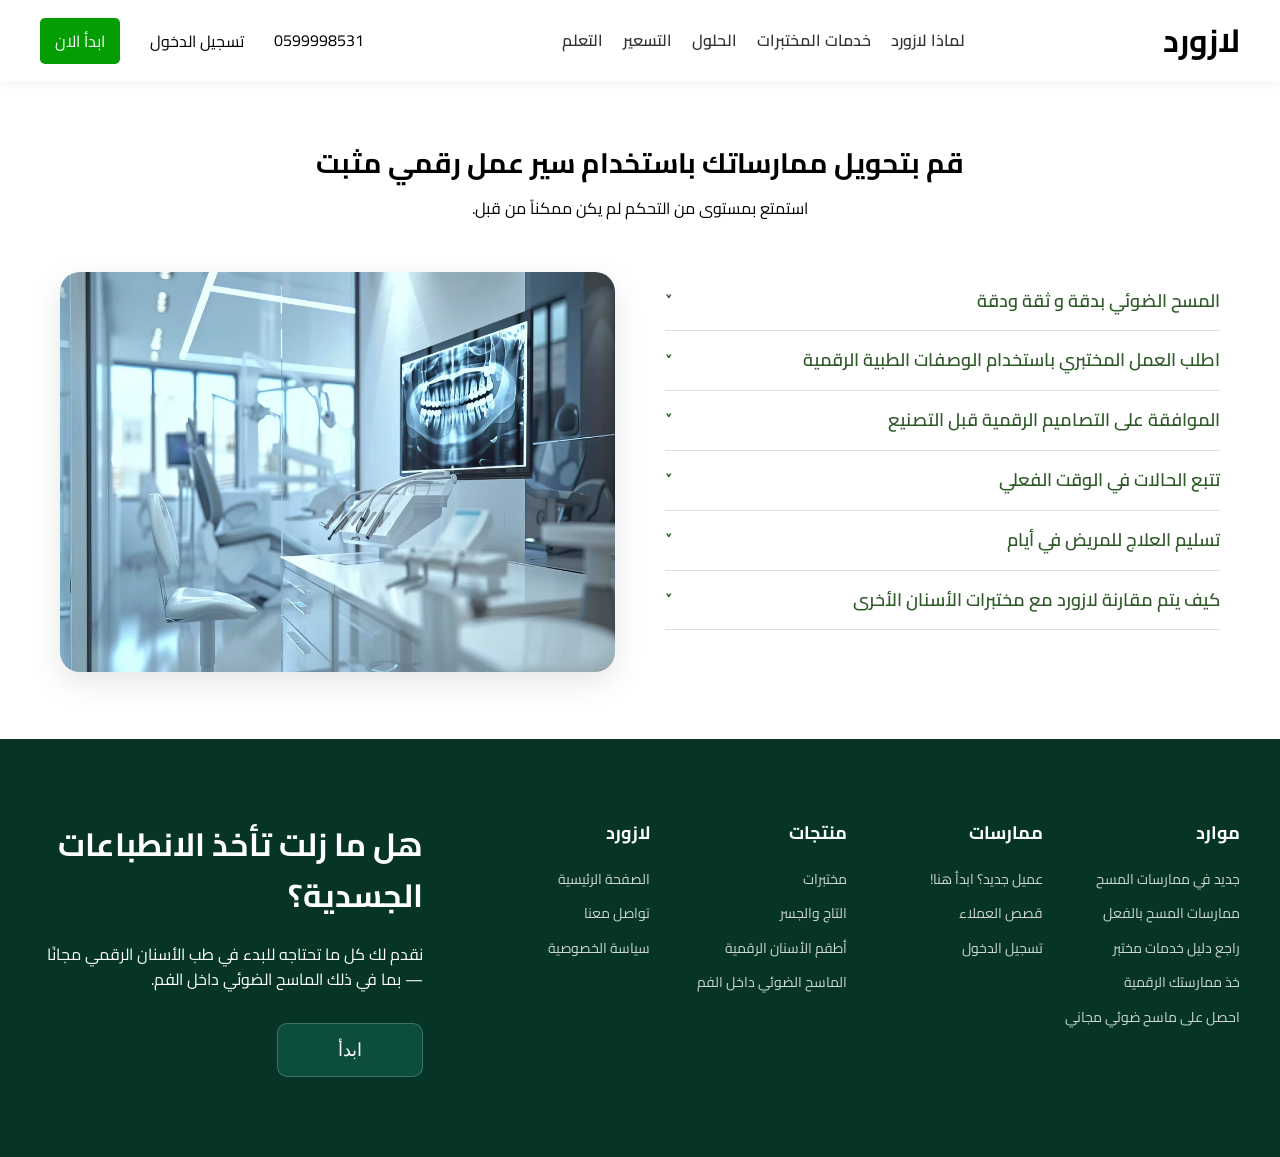
<file: solutions.html>
<!doctype html>
<html lang="ar" dir="rtl">
  <head>
    <meta charset="UTF-8" />
    <meta name="viewport" content="width=device-width, initial-scale=1.0" />
    <title>لازورد - الحلول المبتكرة</title>
    <link rel="icon" type="image/png" href="assets/teeth_002.png" />
    <link rel="stylesheet" href="./styles/solutions.css" />
  </head>
  <body>
    <header>
      <div class="container header-content">
        <h1><a href="./index.html">لازورد</a></h1>
        <nav class="main-nav">
          <ul class="nav-links">
            <li><a href="./why_lazord.html">لماذا لازورد</a></li>
            <li><a href="./lab_services.html">خدمات المختبرات</a></li>
            <li><a href="./solutions.html">الحلول</a></li>
            <li><a href="./pricing.html">التسعير</a></li>
            <li><a href="./learning.html">التعلم</a></li>
          </ul>
        </nav>
        <div class="info-header">
          <p class="connect-header">0599998531</p>
          <button class="login btn">تسجيل الدخول</button>
          <button class="start-now btn">ابدأ الان</button>
        </div>
        <button class="menu-toggle">☰</button>
      </div>
    </header>
    <!-- 
    <section class="hero container">
        <h1>حلول لازورد المبتكرة: المنتجات التي تعيد تعريف طب الأسنان</h1>
        <p>
            من التيجان الجمالية إلى الأطقم الكاملة، حلولنا الرقمية تضمن الدقة
            والسرعة بدقة الـ Pixel Perfect.
        </p>
    </section> -->

    <!--     <section class="container">
        <h2 class="grid-title">استكشف منتجات المختبر الأساسية</h2>
        <div class="grid">
            <div class="card">
                <img src="./assets/Bant-Dental-3D-Printer.jpg" alt="تيجان الزركونيا">
                <p>تيجان الزركونيا لمدة 5 أيام</p>
            </div>
            <div class="card">
                <img class="results-image" src="./assets/Dental-before-and-after.jpg" alt="حلول الزراعة">
                <p>حلول زراعة الأسنان الشاملة</p>
            </div>
            <div class="card">
                <img src="./assets/dental-collaborating.jpg" alt="طقم الأسنان">
                <p>طقم الأسنان ذو الموعدين</p>
            </div>
            <div class="card">
                <img src="./assets/hero-image.png" alt="تقويم شفاف">
                <p>تقويم الأسنان الشفاف</p>
            </div>
        </div>
    </section> -->
    <section class="transformation-section container">
      <div class="section-header">
        <h2>قم بتحويل ممارساتك باستخدام سير عمل رقمي مثبت</h2>
        <p>استمتع بمستوى من التحكم لم يكن ممكناً من قبل.</p>
      </div>

      <div class="transformation-content">
        <div class="accordion-container">
          <details>
            <summary>المسح الضوئي بدقة و ثقة ودقة</summary>
            <div class="details-content">
              <p>
                هنا يمكنك إضافة شرح مفصل حول تقنيات المسح الضوئي المستخدمة في
                لازورد.
              </p>
            </div>
          </details>

          <details>
            <summary>
              اطلب العمل المختبري باستخدام الوصفات الطبية الرقمية
            </summary>
            <div class="details-content">
              <p>
                تفاصيل حول كيفية إرسال الطلبات والمواصفات رقمياً لضمان السرعة.
              </p>
            </div>
          </details>

          <details>
            <summary>الموافقة على التصاميم الرقمية قبل التصنيع</summary>
            <div class="details-content">
              <p>
                شرح لعملية مراجعة التصميم ثلاثي الأبعاد واعتماده من قبل الطبيب.
              </p>
            </div>
          </details>

          <details>
            <summary>تتبع الحالات في الوقت الفعلي</summary>
            <div class="details-content">
              <p>نظام تتبع ذكي يتيح لك معرفة مرحلة تصنيع الحالة لحظة بلحظة.</p>
            </div>
          </details>

          <details>
            <summary>تسليم العلاج للمريض في أيام</summary>
            <div class="details-content">
              <p>التزامنا بتقليص مدة الانتظار لتوفير أفضل تجربة للمريض.</p>
            </div>
          </details>

          <details>
            <summary>كيف يتم مقارنة لازورد مع مختبرات الأسنان الأخرى</summary>
            <div class="details-content">
              <p>مقارنة توضح تفوق خدماتنا الرقمية من حيث الدقة والسرعة.</p>
            </div>
          </details>
        </div>

        <div class="transformation-image">
          <img src="./assets/image-1.webp" alt="طبيب يراجع أشعة رقمية" />
        </div>
      </div>
    </section>
    <footer class="main-footer">
      <div class="container footer-grid">
        <div class="footer-links">
          <div class="footer-col">
            <h4>موارد</h4>
            <ul>
              <li>جديد في ممارسات المسح</li>
              <li>ممارسات المسح بالفعل</li>
              <li>راجع دليل خدمات مختبر</li>
              <li>خذ ممارستك الرقمية</li>
              <li>احصل على ماسح ضوئي مجاني</li>
            </ul>
          </div>
          <div class="footer-col">
            <h4>ممارسات</h4>
            <ul>
              <li>عميل جديد؟ ابدأ هنا!</li>
              <li>قصص العملاء</li>
              <li>تسجيل الدخول</li>
            </ul>
          </div>
          <div class="footer-col">
            <h4>منتجات</h4>
            <ul>
              <li>مختبرات</li>
              <li>التاج والجسر</li>
              <li>أطقم الأسنان الرقمية</li>
              <li>الماسح الضوئي داخل الفم</li>
            </ul>
          </div>
          <div class="footer-col">
            <h4>لازورد</h4>
            <ul>
              <li>الصفحة الرئيسية</li>
              <li>تواصل معنا</li>
              <li>سياسة الخصوصية</li>
            </ul>
          </div>
        </div>

        <div class="footer-cta">
          <h2>هل ما زلت تأخذ الانطباعات الجسدية؟</h2>
          <p>
            نقدم لك كل ما تحتاجه للبدء في طب الأسنان الرقمي مجانًا — بما في ذلك
            الماسح الضوئي داخل الفم.
          </p>
          <button class="cta-btn">ابدأ</button>
        </div>
      </div>
    </footer>
    <script src="./scripts/script.js"></script>
  </body>
</html>
</file>
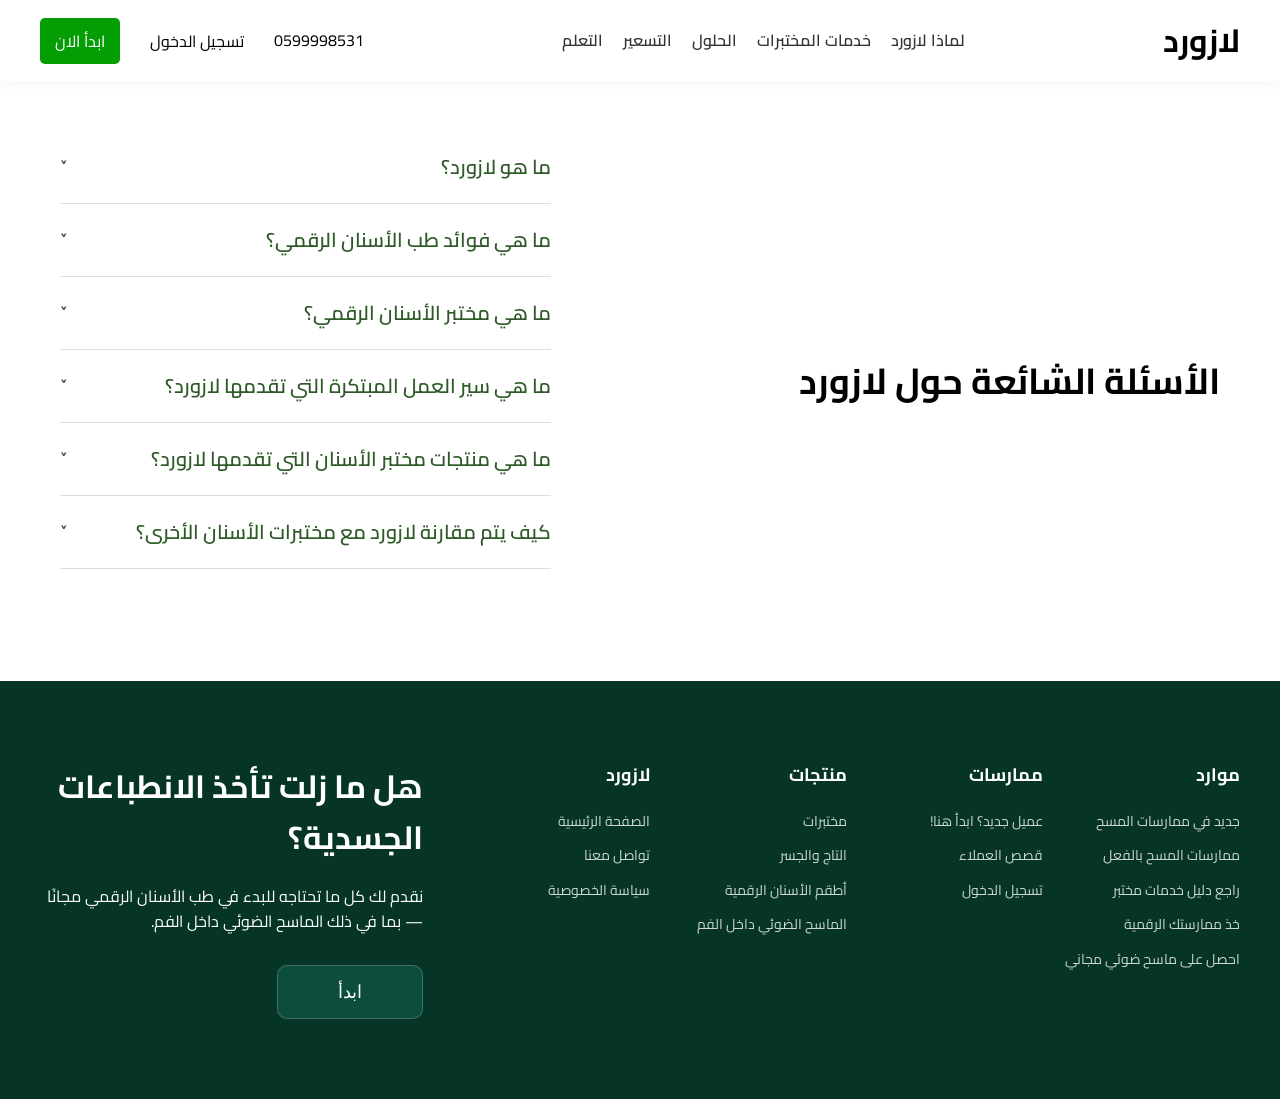
<file: why_lazord.html>
<!doctype html>
<html lang="ar" dir="rtl">
  <head>
    <meta charset="UTF-8" />
    <meta name="viewport" content="width=device-width, initial-scale=1.0" />
    <title>لازورد - مختبر الأسنان الرقمي</title>
    <link rel="icon" type="image/png" href="assets/teeth_002.png" />
    <link rel="stylesheet" href="./styles/style.css" />
  </head>
  <body>
    <header>
      <div class="container header-content">
        <h1><a href="./index.html">لازورد</a></h1>

        <nav class="main-nav">
          <ul class="nav-links">
            <li><a href="./why_lazord.html">لماذا لازورد</a></li>
            <li><a href="./lab_services.html">خدمات المختبرات</a></li>
            <li><a href="./solutions.html">الحلول</a></li>
            <li><a href="./pricing.html">التسعير</a></li>
            <li><a href="./learning.html">التعلم</a></li>
          </ul>
        </nav>

        <div class="info-header">
          <p class="connect-header">0599998531</p>
          <button class="login btn">تسجيل الدخول</button>
          <button class="start-now btn">ابدأ الان</button>
        </div>

        <button class="menu-toggle">☰</button>
      </div>
    </header>
    <!-----------------Hero Section-------------------->

    <!-- --------------faq-section ------------------------------------------------------- -->
    <section class="faq-section container">
      <div class="faq-grid">
        <div class="faq-title">
          <h2>الأسئلة الشائعة حول لازورد</h2>
        </div>

        <div class="faq-accordion">
          <details>
            <summary>ما هو لازورد؟</summary>
            <p>لازورد هو شريكك الرقمي المتكامل في مجال طب الأسنان...</p>
          </details>
          <details>
            <summary>ما هي فوائد طب الأسنان الرقمي؟</summary>
            <p>
              الدقة العالية، السرعة في الإنجاز، وتحسين تجربة المريض بشكل ملحوظ.
            </p>
          </details>
          <details>
            <summary>ما هي مختبر الأسنان الرقمي؟</summary>
            <p>
              هو مختبر يعتمد بالكامل على تقنيات CAD/CAM والمسح الرقمي بدلاً من
              الطرق التقليدية.
            </p>
          </details>
          <details>
            <summary>ما هي سير العمل المبتكرة التي تقدمها لازورد؟</summary>
            <p>
              نوفر سير عمل يبدأ من المسح الضوئي المباشر وصولاً إلى التصميم
              الرقمي المعتمد.
            </p>
          </details>
          <details>
            <summary>ما هي منتجات مختبر الأسنان التي تقدمها لازورد؟</summary>
            <p>
              تيجان الزركونيا، التقويم الشفاف، حلول الزراعة، وأطقم الأسنان
              الرقمية.
            </p>
          </details>
          <details>
            <summary>كيف يتم مقارنة لازورد مع مختبرات الأسنان الأخرى؟</summary>
            <p>نتفوق بالدقة، السرعة، والدعم التقني المباشر للأطباء.</p>
          </details>
        </div>
      </div>
    </section>
    <!-- -------------------------------------------------- -->

    <footer class="main-footer">
      <div class="container footer-grid">
        <div class="footer-links">
          <div class="footer-col">
            <h4>موارد</h4>
            <ul>
              <li>جديد في ممارسات المسح</li>
              <li>ممارسات المسح بالفعل</li>
              <li>راجع دليل خدمات مختبر</li>
              <li>خذ ممارستك الرقمية</li>
              <li>احصل على ماسح ضوئي مجاني</li>
            </ul>
          </div>
          <div class="footer-col">
            <h4>ممارسات</h4>
            <ul>
              <li>عميل جديد؟ ابدأ هنا!</li>
              <li>قصص العملاء</li>
              <li>تسجيل الدخول</li>
            </ul>
          </div>
          <div class="footer-col">
            <h4>منتجات</h4>
            <ul>
              <li>مختبرات</li>
              <li>التاج والجسر</li>
              <li>أطقم الأسنان الرقمية</li>
              <li>الماسح الضوئي داخل الفم</li>
            </ul>
          </div>
          <div class="footer-col">
            <h4>لازورد</h4>
            <ul>
              <li>الصفحة الرئيسية</li>
              <li>تواصل معنا</li>
              <li>سياسة الخصوصية</li>
            </ul>
          </div>
        </div>

        <div class="footer-cta">
          <h2>هل ما زلت تأخذ الانطباعات الجسدية؟</h2>
          <p>
            نقدم لك كل ما تحتاجه للبدء في طب الأسنان الرقمي مجانًا — بما في ذلك
            الماسح الضوئي داخل الفم.
          </p>
          <button class="cta-btn">ابدأ</button>
        </div>
      </div>
    </footer>
    <script src="./scripts/script.js"></script>
  </body>
</html>
</file>
<file: styles/style.css>
@import url('https://fonts.googleapis.com/css2?family=Cairo:wght@400;600;700&display=swap');

* {
    margin: 0;
    padding: 0;
    box-sizing: border-box;
}

body {
    font-family: 'Cairo', sans-serif;
    line-height: 1.6;
    overflow-x: hidden;
}

.container {
    max-width: 1200px;
    margin: 0 auto;
    padding: 0;
}

/*---------------- Header ----------------*/
header {
    background: #fff;
    box-shadow: 0 2px 10px rgba(0, 0, 0, 0.05);
    padding: 15px 20px;
}

.navbar {
    display: flex;
    justify-content: space-between;
    align-items: center;

}

nav ul {
    display: flex;
    list-style: none;
    gap: 20px;

}

.btn {
    padding: 8px 20px;
    border-radius: 5px;
    cursor: pointer;
    border: none;
}

.btn-start {
    background: rgb(4, 157, 4);
    color: white;
}

a {
    text-decoration: none;
    color: #000;
}

.header-content {
    display: flex;
    justify-content: space-between;
    align-items: center;
}

.nav-links {
    display: flex;
    list-style: none;
    gap: 20px;
}

.nav-links a {
    text-decoration: none;
    color: #333;
    font-weight: 600;
}

.info-header {
    display: flex;
    align-items: center;
    gap: 15px;

}

.btn {
    cursor: pointer;
    border-radius: 5px;
    padding: 8px 15px;
    font-size: 16px;
    border: none;
    font-family: 'Cairo';
    transition: 0.3s;
}

.start-now {
    background-color: rgb(4, 157, 4);
    color: #fff;
    border: none;
}

.login {
    background: none;
    border: 1px solid var rgb(4, 157, 4);
    color: var rgb(4, 157, 4);
}

.menu-toggle {
    display: none;
    font-size: 24px;
    background: none;
    border: none;
}

.menu-toggle {
    cursor: pointer;
    padding: 5px 10px;
    border: 1px solid #ddd !important;
    border-radius: 5px;
}

@media (max-width: 992px) {
    .main-nav {
        display: none;
        position: absolute;
        top: 80px;
        left: 0;
        right: 0;
        background: #fff;
        box-shadow: 0 10px 15px rgba(0, 0, 0, 0.1);
        padding: 20px;
        z-index: 1000;
    }

    .main-nav.active {
        display: block;
    }

    .nav-links {
        flex-direction: column;
        gap: 15px;
        display: flex !important;
    }

    .mobile-only {
        display: block;
        margin-top: 10px;
    }

    .mobile-only .btn {
        width: 100%;
        margin-bottom: 10px;
    }
}

/*---------------- Hero Section ----------------*/
.hero-section {
    display: flex;
    gap: 40px;
    padding: 60px 20px;
    align-items: center;
}

.hero-image,
.hero-box {
    flex: 1;
}

.hero-image img {
    width: 100%;
    height: auto;
    border-radius: 15px;
    object-fit: cover;
}

.hero-box {
    background-color: rgb(9, 24, 9);
    color: #fff;
    padding: 50px;
    border-radius: 20px;
    text-align: center;
}

.hero-title {
    font-size: 32px;
    margin-bottom: 20px;
}

.hero-actions {
    display: flex;
    justify-content: center;
    gap: 15px;
    margin-top: 30px;
}

.btn-outline {
    background: none;
    border: 1px solid #fff;
    color: #fff;
}

@media (max-width: 992px) {

    .nav-links,
    .info-header p {
        display: none;
    }

    .menu-toggle {
        display: block;
    }

    .hero-section {
        flex-direction: column;
        text-align: center;
    }

    .hero-box {
        width: 100%;
        padding: 30px;
    }

    .hero-title {
        font-size: 24px;
    }
}

@media (max-width: 480px) {
    .hero-actions {
        flex-direction: column;
    }

    .btn {
        width: 100%;
    }
}

/*-------------Services Card---------------- */
.services {
    display: flex;
    flex-direction: column;
    align-items: center;
    line-height: 30px;
    text-align: center;
}

.title-services {
    margin: 10px;
}

.services-card {
    width: 100%;
    margin: 30px 0;
    display: flex;
    flex-direction: row;
    justify-content: space-between;
    height: auto;
    gap: 10px;
}

@media (max-width: 800px) {
    .services-card {
        flex-wrap: wrap;
        justify-content: center;
    }
}

.text-services {
    width: 60%;
    text-align: center;
    padding: 10px;

}

@media (max-width: 750px) {
    .text-services {
        width: 90%;
    }
}

.card {
    width: 260px;
    font-size: 15px;
    padding: 0 10px;
    box-shadow: 0 10px 15px rgba(73, 77, 71, 0.2);
    border-radius: 10px;
}

.image-cardServices {
    width: 250px;
    height: 250px;
}

.title-card {
    font-weight: 600;
    margin-top: -20px;
}

.text-card {
    padding-bottom: 20px;
}

/*----------------Dental Solutions-----------------*/
.dental-solutions {
    display: flex;
    flex-direction: column;
    align-items: center;
    background-color: rgb(2, 117, 80);
    padding-top: 20px;
    padding-bottom: 35px;
}

.container-solutions {
    display: flex;
    flex-direction: row;
    justify-content: center;
    gap: 10px;
    max-width: 1200px;
    width: 100%;
}

@media (max-width: 920px) {
    .container-solutions {
        flex-direction: column;
        align-items: center;
    }
}

.solutions {
    background-color: #fff;
    width: 600px;
    max-width: 80%;
    height: 370px;
    padding: 20px;
    border-radius: 20px;
}

.solutions-title {
    padding-bottom: 20px;
    color: #fff;
}

ul {
    list-style: none;
}

.solution-btn {
    margin-top: 20px;
    background-color: rgb(2, 117, 80);
    color: #fff;
}

/*----------------Dlaboratory Products------------------*/
.dlaboratory-products {
    display: flex;
    flex-direction: column;
    justify-content: center;
    align-items: center;
    padding: 30px 0;
    text-align: center;
    line-height: 30px;
}

.product-title {
    padding-top: 20px;
    font-family: 'Segoe UI', Tahoma, Geneva, Verdana, sans-serif;
    line-height: 1.5;
}

.product-text {
    width: 80%;
    padding: 20px;
}

.all-products {
    display: flex;
    flex-direction: row;
    justify-content: center;
    padding-top: 15px;
    gap: 40px;
    flex-wrap: wrap;
    box-sizing: border-box;
}

.product-dental {
    max-width: 270px;
    box-shadow: 0 10px 30px rgba(0, 0, 0, 0.1);
    border-radius: 10px;
}

.products-image {
    width: 100%;
    height: auto;
    border-radius: 10px 10px 0 0;
}

.products-text {
    padding: 20px;
}

.btn-products {
    margin-top: 20px;
    background-color: rgb(4, 157, 4);
    color: #fff;
    width: 250px;
    font-size: 18px;
    font-weight: 700;
    height: 50px;
}

/*----------------------------------------------------*/
.transformation-section {
    padding: 60px 20px;
    direction: rtl;
}

.section-header {
    text-align: center;
    margin-bottom: 50px;
}

.section-header h2 {
    font-size: 28px;
    color: #000;
    margin-bottom: 10px;
}

.transformation-content {
    display: flex;
    gap: 50px;
    align-items: flex-start;
}

.accordion-container {
    flex: 1;
}

details {
    border-bottom: 1px solid #e0e0e0;
    padding: 15px 0;
}

summary {
    list-style: none;
    display: flex;
    justify-content: space-between;
    align-items: center;
    cursor: pointer;
    font-size: 18px;
    color: #2d5a27;
    font-weight: 600;
}

summary::after {
    content: '˅';
    font-size: 14px;
    transition: 0.3s;
}

details[open] summary::after {
    transform: rotate(180deg);
}

.details-content {
    padding: 15px 10px;
    color: #666;
    line-height: 1.7;
}

.transformation-image {
    flex: 1;
}

.transformation-image img {
    width: 100%;
    border-radius: 20px;
    box-shadow: 0 10px 30px rgba(0, 0, 0, 0.1);
    height: 400px;
}

@media (max-width: 992px) {
    .transformation-content {
        flex-direction: column-reverse;
        gap: 30px;
    }

    .section-header h2 {
        font-size: 22px;
    }
}

/*----------------------better results-------------------------*/

.better-results {
    text-align: center;
}

.results-title {
    padding-bottom: 30px;
}

.container-results {
    display: flex;
    flex-direction: row;
    justify-content: center;
    flex-wrap: wrap;
    gap: 40px;
}

.results {
    max-width: 350px;
    border-radius: 20px;
    box-shadow: 0 10px 25px rgba(0, 0, 0, 0.15);
    font-size: 15px;
}

.results-image {
    width: 100%;
    border-radius: 20px 20px 0 0;
}

.better-results-text {
    padding: 10px;
}

/* --------------------stats section---------------------------- */
.stats-section {
    background-color: #528d6f;
    padding: 80px 20px;
    direction: rtl;
    text-align: center;
    border-radius: 30px;
    margin: 40px auto;
    max-width: 1110px;
}

.stats-title {
    color: #ffffff;
    font-size: 28px;
    font-weight: 700;
    margin-bottom: 50px;
    line-height: 1.4;
}

.stats-grid {
    display: flex;
    justify-content: center;
    gap: 25px;
    flex-wrap: wrap;
}

.stat-card {
    background-color: #1e5a48;
    color: #ffffff;
    padding: 40px 30px;
    border-radius: 20px;
    flex: 1;
    min-width: 250px;
    max-width: 320px;
    box-shadow: 0 10px 25px rgba(0, 0, 0, 0.15);
    transition: transform 0.3s ease;
}

.stat-card:hover {
    transform: translateY(-10px);
}

.stat-number {
    font-size: 48px;
    font-weight: 700;
    margin-bottom: 15px;
    display: block;
}

.stat-text {
    font-size: 18px;
    font-weight: 400;
    opacity: 0.9;
    line-height: 1.5;
}

@media (max-width: 768px) {
    .stats-grid {
        flex-direction: column;
        align-items: center;
    }

    .stat-card {
        width: 100%;
        max-width: 100%;
    }

    .stats-title {
        font-size: 22px;
    }

    .stat-number {
        font-size: 38px;
    }
}

/* ----------------contact-section---------------------- */

.contact-section {
    background-color: #ebeae6;
    padding: 80px 20px;
    direction: rtl;
    border-radius: 40px;
    margin: 40px auto;
    max-width: 1110px;
}

.contact-wrapper {
    display: flex;
    gap: 60px;
    align-items: flex-start;
}

.contact-info {
    flex: 1;
}

.contact-info h2 {
    font-size: 42px;
    margin-bottom: 25px;
    color: #1a1a1a;
}

.contact-info p {
    font-size: 18px;
    line-height: 1.6;
    margin-bottom: 30px;
}

.disclaimer {
    font-size: 12px !important;
    color: #777;
    margin-top: 40px;
}

.contact-form {
    flex: 1.2;
}

.form-grid {
    display: grid;
    grid-template-columns: 1fr 1fr;
    gap: 20px;
}

.form-group {
    display: flex;
    flex-direction: column;
    text-align: right;
}

.form-group label {
    margin-bottom: 8px;
    font-weight: 700;
    font-size: 14px;
}

.form-group input {
    padding: 12px 15px;
    border: 1px solid #ccc;
    border-radius: 8px;
    font-family: 'Cairo', sans-serif;
    outline: none;
}

.form-group input:focus {
    border-color: #178d17;
}

.submit-btn {
    background-color: #178d17;
    color: white;
    padding: 15px 40px;
    border: none;
    border-radius: 8px;
    font-size: 18px;
    font-weight: 700;
    margin-top: 30px;
    cursor: pointer;
    width: 100%;
    transition: 0.3s;
}

.submit-btn:hover {
    background-color: #126b12;
}

@media (max-width: 992px) {
    .contact-wrapper {
        flex-direction: column;
    }

    .form-grid {
        grid-template-columns: 1fr;
    }

    .submit-btn {
        width: 100%;
    }
}

/* -------------------insights-section--------------------- */

.insights-section {
    padding: 60px 20px;
    direction: rtl;
}

.main-link {
    color: #2d5a27;
    font-size: 24px;
    margin-bottom: 20px;
    cursor: pointer;
}

.insights-grid {
    display: grid;
    grid-template-columns: 2fr 1fr;
    gap: 30px;
    margin-top: 40px;
    text-align: center;
}

.case-study-card h3 {
    margin-top: 20px;
    font-size: 22px;
    font-weight: 700;
}

.case-study-card img {
    width: 100%;
    border-radius: 20px;
    background-color: #0c3b2e;
}

.side-articles {
    display: flex;
    flex-direction: column;
    gap: 30px;
}

.article-card img {
    width: 100%;
    height: 200px;
    object-fit: cover;
    border-radius: 20px;
}

.article-card h4 {
    margin-top: 15px;
    font-size: 18px;
    font-weight: 600;
}

@media (max-width: 992px) {
    .insights-grid {
        grid-template-columns: 1fr;
    }
}

/* --------------------faq-section---------------------- */

.faq-section {
    padding: 50px 20px;
    direction: rtl;
}

.faq-grid {
    display: grid;
    grid-template-columns: 1.2fr 1fr;
    gap: 80px;
    align-items: start;
}

.faq-title h2 {
    font-size: 36px;
    font-weight: 700;
    color: #000;
    line-height: 1.3;
    display: flex;
    flex-direction: column;
    justify-content: center;
    height: 500px;
}

.faq-accordion details {
    border-bottom: 1px solid #ddd;
    padding: 20px 0;
}

.faq-accordion summary {
    list-style: none;
    display: flex;
    justify-content: space-between;
    align-items: center;
    cursor: pointer;
    font-size: 20px;
    color: #2d5a27;
    font-weight: 600;
}

.faq-accordion details[open] summary::before {
    transform: rotate(180deg);
}

.faq-accordion p {
    padding-top: 15px;
    color: #666;
    line-height: 1.6;
}

@media (max-width: 992px) {
    .faq-grid {
        grid-template-columns: 1fr;
        gap: 40px;
    }

    .faq-title {
        order: -1;
        text-align: center;
    }
}

/* ---------------------footer----------------------- */

.main-footer {
    background-color: #063528;
    color: #ffffff;
    padding: 80px 20px;
    direction: rtl;
}

.footer-grid {
    display: grid;
    grid-template-columns: 2fr 1fr;
    gap: 50px;
}

.footer-links {
    display: grid;
    grid-template-columns: repeat(4, 1fr);
    gap: 20px;
}

.footer-col h4 {
    font-size: 18px;
    margin-bottom: 20px;
    font-weight: 700;
}

.footer-col ul {
    list-style: none;
    padding: 0;
}

.footer-col ul li {
    font-size: 14px;
    margin-bottom: 12px;
    opacity: 0.8;
    cursor: pointer;
    transition: 0.3s;
}

.footer-col ul li:hover {
    opacity: 1;
}

.footer-cta {
    text-align: right;
}

.footer-cta h2 {
    font-size: 32px;
    margin-bottom: 20px;
}

.footer-cta p {
    font-size: 16px;
    line-height: 1.6;
    margin-bottom: 30px;
}

.cta-btn {
    background-color: #0c4d3b;
    color: white;
    border: 1px solid #ffffff33;
    padding: 15px 60px;
    border-radius: 10px;
    font-size: 18px;
    cursor: pointer;
}

@media (max-width: 992px) {
    .footer-grid {
        grid-template-columns: 1fr;
    }

    .footer-links {
        grid-template-columns: repeat(2, 1fr);
    }

    .footer-cta {
        order: -1;
        text-align: center;
    }
}
</file>
<file: styles/lab_services.css>
@import url('./style.css');
</file>
<file: styles/learning.css>
@import url('style.css');

.learning {
    margin-top: 80px;
    margin-bottom: 100px;
}
</file>
<file: styles/pricing.css>
@import url('style.css');

.hero {
    text-align: center;
    padding: 80px 0;
    background-color: var(--primary-green);
    color: var(--white);
    border-radius: 10px;
    margin-top: 20px;
}

.grid {
    display: flex;
    flex-direction: row;
    gap: 50px;
}

.card {
    width: 50%;
    margin: 50px;
    text-align: center;
    border: 1px solid var(--border-color);
    border-radius: 15px;
    overflow: hidden;
    text-align: center;
    padding: 20px;
    box-shadow: 0 4px 15px rgba(0, 0, 0, 0.1);
    height: auto;
}


@media (max-width: 1000px) {
    .grid {
        display: flex;
        flex-direction: column;
        align-items: center;
        gap: 50px;
    }

    .card {
        width: 80%;
    }
}

.card ul {
    text-align: right;
    padding-right: 20px;
}

.card ul li {
    margin-bottom: 10px;
}
</file>
<file: styles/solutions.css>
@import url('./style.css');
</file>
